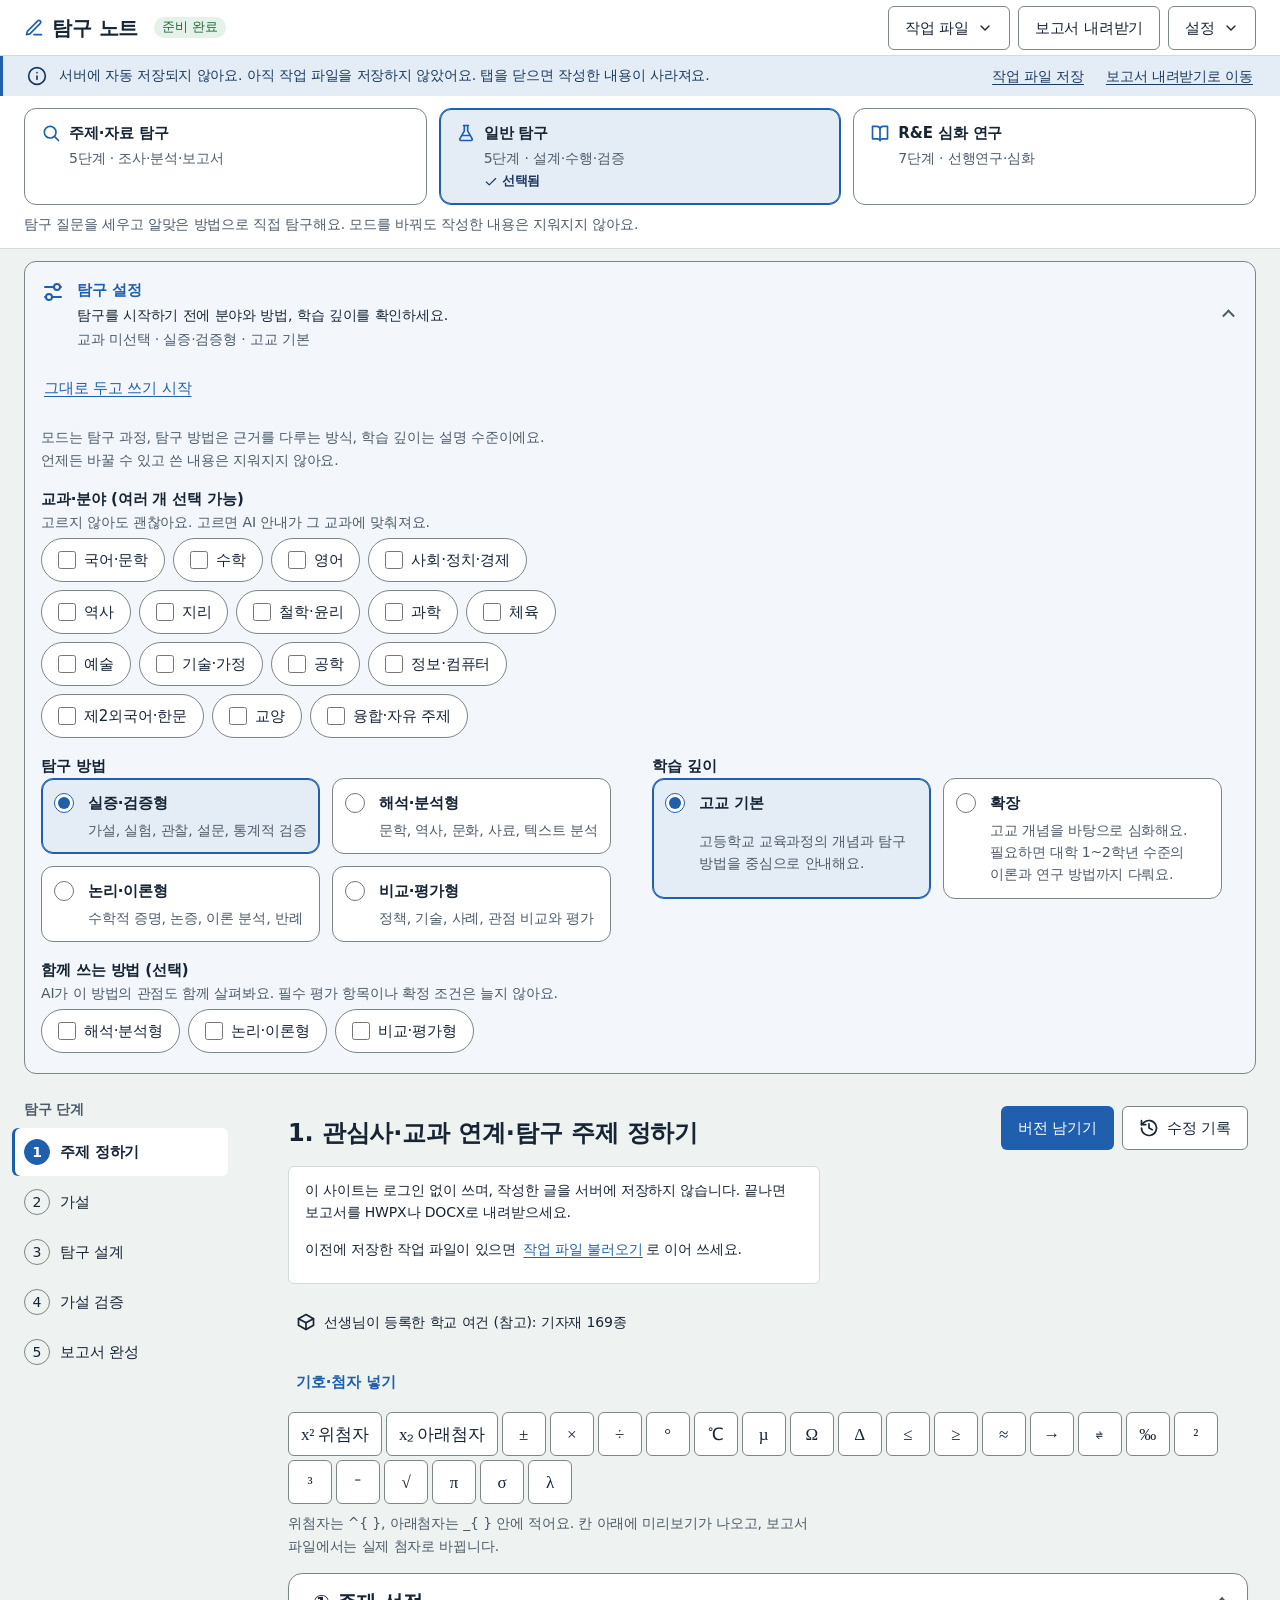
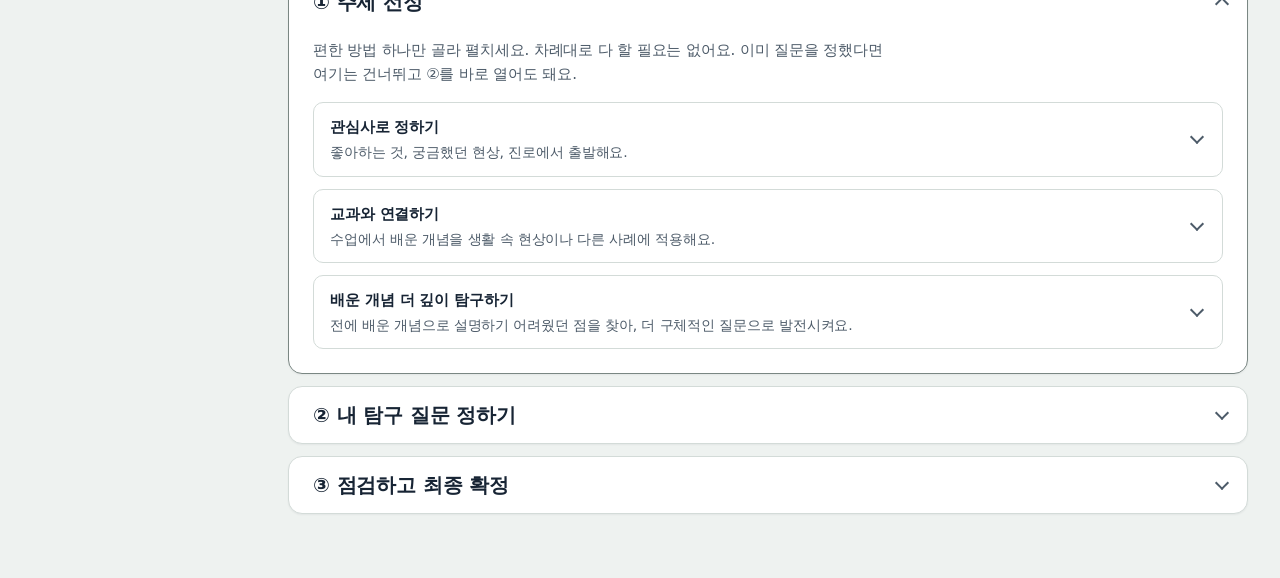
<file: index.html>
<!doctype html>
<html lang="ko" data-theme="auto">
<head>
  <meta charset="utf-8">
  <meta name="viewport" content="width=device-width, initial-scale=1">
  <meta http-equiv="Content-Security-Policy" content="default-src 'none'; script-src 'self'; style-src 'self'; img-src 'self' data: blob:; font-src 'self'; connect-src 'self'; manifest-src 'self'; base-uri 'none'; form-action 'none'; object-src 'none'">
  <meta name="referrer" content="no-referrer">
  <title>탐구 노트 - 탐구 보고서 작성</title>
  <link rel="stylesheet" href="./assets/app.css">
  <script type="module" src="./assets/app.js"></script>
</head>
<body>
  <div id="app">
    <p class="boot" role="status">준비 중…</p>
  </div>
  <noscript><p class="boot">이 사이트는 JavaScript가 필요합니다.</p></noscript>
</body>
</html>
</file>
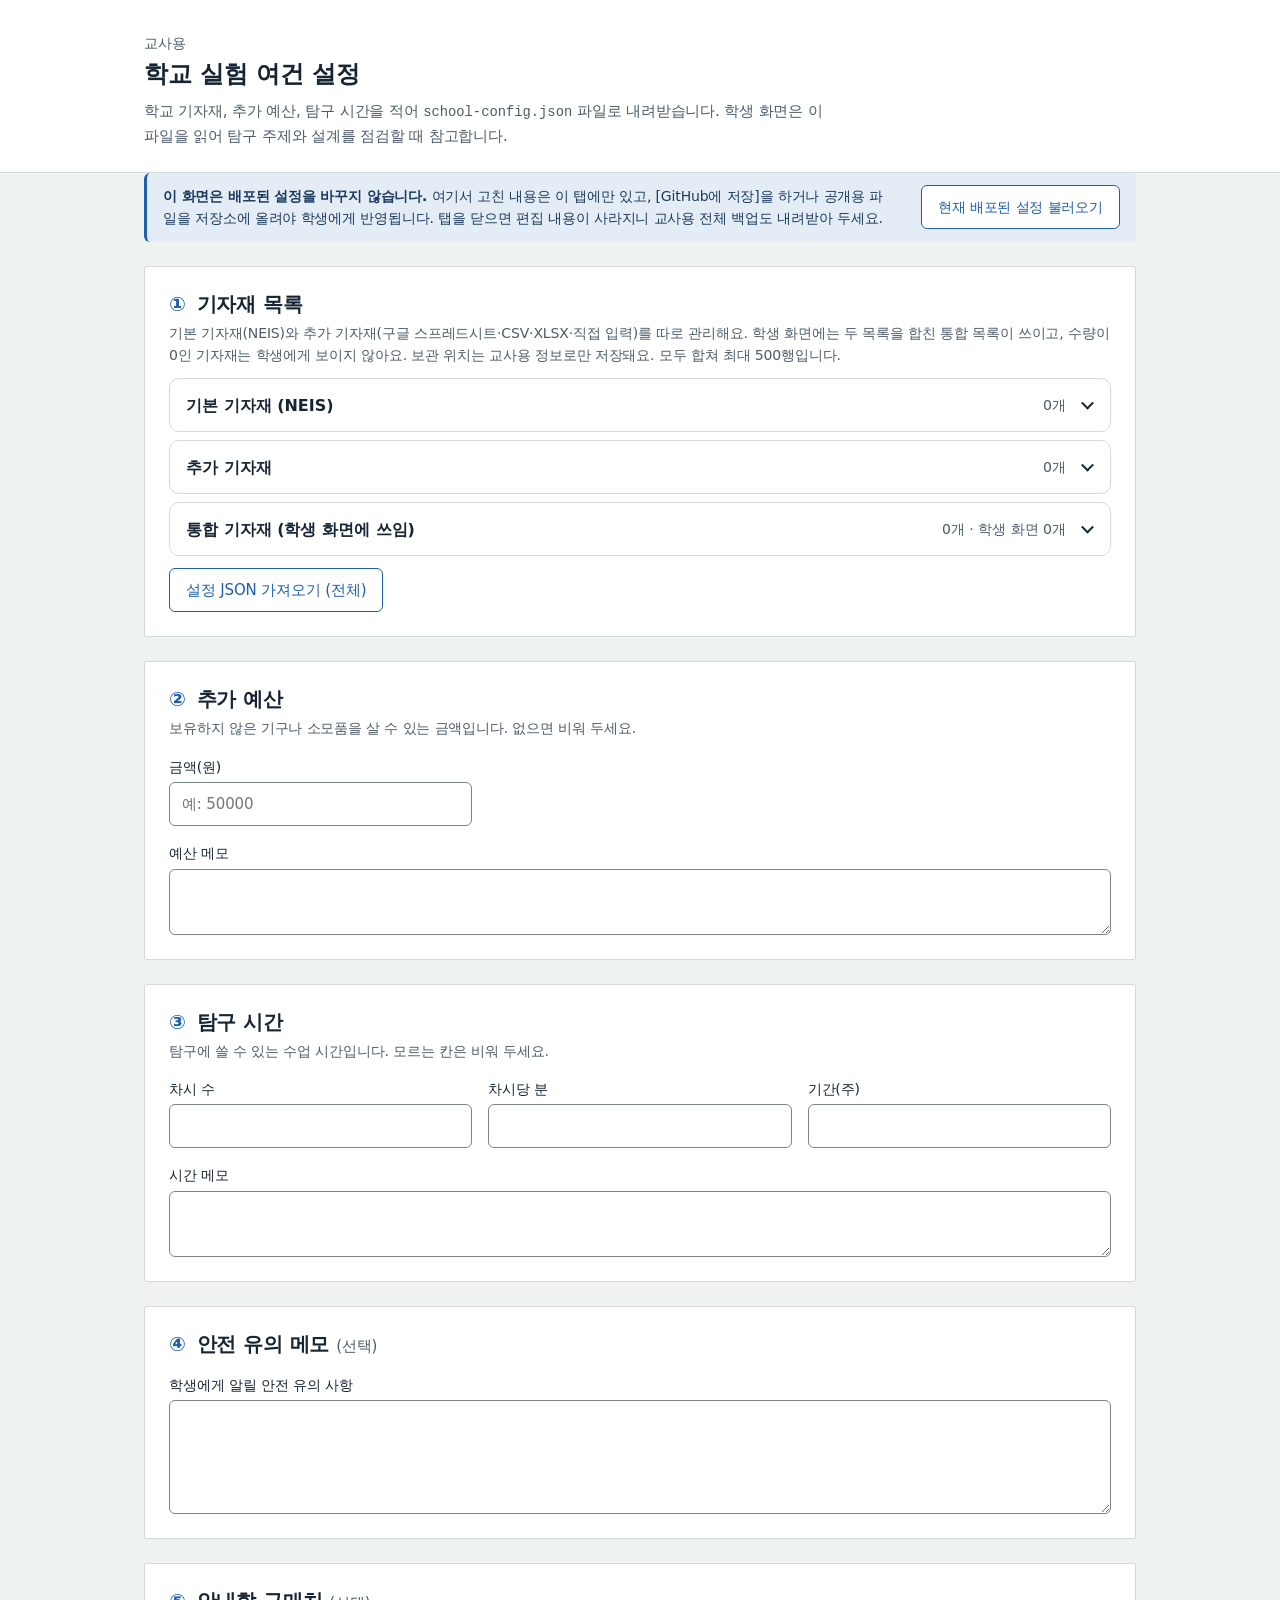
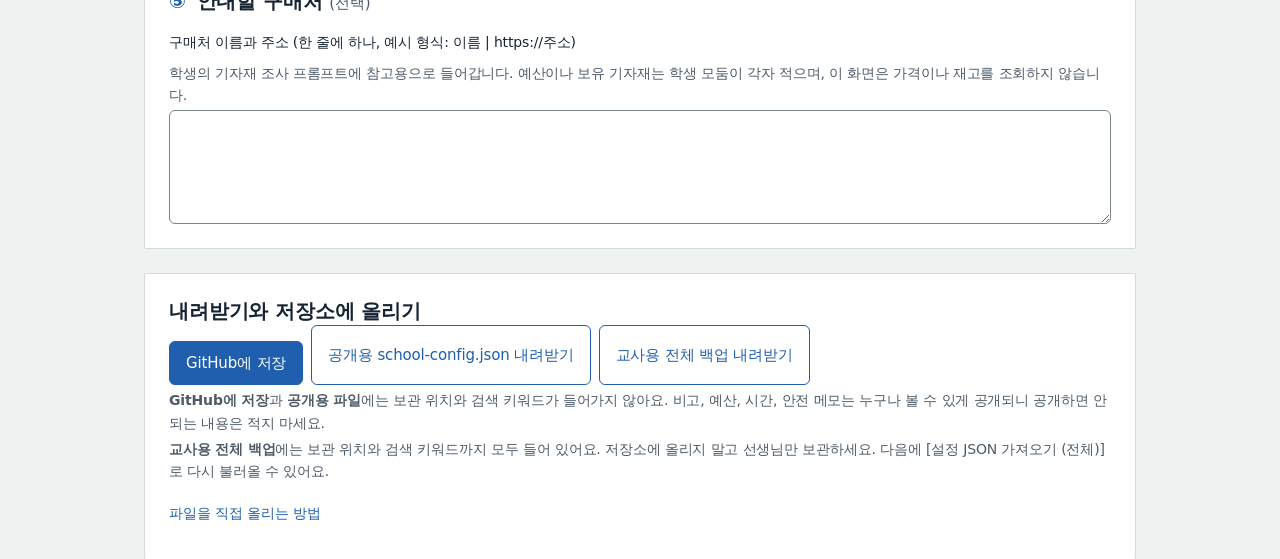
<file: teacher.html>
<!doctype html>
<html lang="ko">
<head>
  <meta charset="utf-8">
  <meta name="viewport" content="width=device-width, initial-scale=1">
  <meta http-equiv="Content-Security-Policy" content="default-src 'self'; script-src 'self'; style-src 'self'; img-src 'self' data:; connect-src 'self' https://docs.google.com https://*.googleusercontent.com https://api.github.com; object-src 'none'; base-uri 'none'; form-action 'none'">
  <meta name="referrer" content="no-referrer">
  <title>학교 실험 여건 설정 (교사용)</title>
  <link rel="stylesheet" href="./assets/teacher.css">
  <script type="module" src="./assets/teacher.js"></script>
</head>
<body>
  <a class="skip-link" href="#main">본문으로 건너뛰기</a>
  <header class="t-header">
    <div class="t-wrap">
      <p class="t-eyebrow">교사용</p>
      <h1>학교 실험 여건 설정</h1>
      <p class="t-lead">학교 기자재, 추가 예산, 탐구 시간을 적어 <code>school-config.json</code> 파일로 내려받습니다. 학생 화면은 이 파일을 읽어 탐구 주제와 설계를 점검할 때 참고합니다.</p>
    </div>
  </header>

  <main id="main" class="t-wrap" tabindex="-1">
    <div class="t-notice">
      <p><strong>이 화면은 배포된 설정을 바꾸지 않습니다.</strong> 여기서 고친 내용은 이 탭에만 있고, [GitHub에 저장]을 하거나 공개용 파일을 저장소에 올려야 학생에게 반영됩니다. 탭을 닫으면 편집 내용이 사라지니 교사용 전체 백업도 내려받아 두세요.</p>
      <button type="button" class="btn btn-secondary" id="load-deployed">현재 배포된 설정 불러오기</button>
    </div>

    <div id="status" class="t-status" role="status" aria-live="polite"></div>
    <noscript><p class="t-error-box">이 화면은 JavaScript가 필요합니다.</p></noscript>

    <section class="t-section" aria-labelledby="sec-equipment">
      <h2 id="sec-equipment"><span class="t-num" aria-hidden="true">①</span> 기자재 목록</h2>
      <p class="t-help">기본 기자재(NEIS)와 추가 기자재(구글 스프레드시트·CSV·XLSX·직접 입력)를 따로 관리해요. 학생 화면에는 두 목록을 합친 통합 목록이 쓰이고, 수량이 0인 기자재는 학생에게 보이지 않아요. 보관 위치는 교사용 정보로만 저장돼요. 모두 합쳐 최대 500행입니다.</p>

      <div class="t-acc" id="eq-acc">
        <div class="t-acc-item" data-section="neis">
          <h3 class="t-acc-h"><button type="button" class="t-acc-head" id="acc-neis-h" aria-expanded="false" aria-controls="acc-neis">기본 기자재 (NEIS) <span class="t-acc-count" id="count-neis"></span></button></h3>
          <div class="t-acc-body" id="acc-neis" role="region" aria-labelledby="acc-neis-h" hidden>
            <p class="t-help">NEIS에서 내려받은 "교과별 교구 보유현황" CSV를 고치지 않고 그대로 올리세요. 보유량이 수량으로 들어가요.</p>
          </div>
        </div>
        <div class="t-acc-item" data-section="extra">
          <h3 class="t-acc-h"><button type="button" class="t-acc-head" id="acc-extra-h" aria-expanded="false" aria-controls="acc-extra">추가 기자재 <span class="t-acc-count" id="count-extra"></span></button></h3>
          <div class="t-acc-body" id="acc-extra" role="region" aria-labelledby="acc-extra-h" hidden>
            <div class="t-url">
              <div class="t-field">
                <label for="sheet-url">구글 스프레드시트 URL</label>
                <input type="url" id="sheet-url" autocomplete="off" inputmode="url" spellcheck="false">
              </div>
              <button type="button" class="btn btn-secondary" id="sheet-import">가져오기</button>
            </div>
            <p class="t-help">로그인하지 않아도 볼 수 있게 공유된 시트만 주소로 읽을 수 있어요. 한 번만 읽어 오는 것이며(자동 동기화 아님), 시트는 바꾸지 않아요. 비공개 시트는 시트에서 CSV나 XLSX로 내려받아 [파일 가져오기]로 올리세요.</p>
          </div>
        </div>
        <div class="t-acc-item" data-section="all">
          <h3 class="t-acc-h"><button type="button" class="t-acc-head" id="acc-all-h" aria-expanded="false" aria-controls="acc-all">통합 기자재 (학생 화면에 쓰임) <span class="t-acc-count" id="count-all"></span></button></h3>
          <div class="t-acc-body" id="acc-all" role="region" aria-labelledby="acc-all-h" hidden>
            <p class="t-help">기본 기자재와 추가 기자재를 합친 목록이에요. 고치려면 위의 해당 목록을 펼치세요. 수량이 0인 기자재는 학생에게 추천되지 않아요. 보관 위치와 검색 키워드는 학생에게 보이지 않아요.</p>
            <div class="t-table-wrap"><table class="t-table t-combined" id="eq-combined">
              <caption class="sr-only">통합 기자재 목록 (읽기 전용)</caption>
              <thead><tr><th scope="col">이름</th><th scope="col">수량</th><th scope="col">규격</th><th scope="col">출처</th><th scope="col">학생 화면</th></tr></thead>
              <tbody id="eq-combined-body"></tbody>
            </table></div>
          </div>
        </div>
      </div>

      <div id="eq-editor" hidden>
        <div class="t-toolbar">
          <div class="t-field t-search">
            <label for="eq-search">기자재 검색</label>
            <input type="search" id="eq-search" autocomplete="off" placeholder="이름, 규격, 비고, 분류, 위치, 키워드">
          </div>
          <div class="t-actions">
            <button type="button" class="btn btn-secondary" id="add-row">행 추가</button>
            <button type="button" class="btn btn-secondary" id="import-csv">파일 가져오기 (CSV·XLSX)</button>
            <input type="file" id="file-csv" accept=".csv,text/csv,.xlsx,application/vnd.openxmlformats-officedocument.spreadsheetml.sheet" hidden>
          </div>
        </div>
        <p class="t-count" id="eq-count"></p>
        <details class="t-details">
          <summary>가져올 수 있는 파일 형식</summary>
          <p>① NEIS "교과별 교구 보유현황" CSV → 기본 기자재 ② "기자재 이름, 수량"과 위치·검색 키워드 열이 있는 학교 기자재 목록(CSV·XLSX) → 추가 기자재 ③ 첫 줄이 <code>이름,수량,규격,비고,분류</code>인 CSV → 추가 기자재. 형식은 파일 내용으로 자동으로 알아봐요. 열 이름을 바꾸지 않아도 됩니다. CSV는 UTF-8·CP949 모두 읽고, 1MB·500행까지 가져올 수 있어요.</p>
        </details>
        <div class="t-table-wrap">
          <table class="t-table" id="eq-table">
            <caption class="sr-only">기자재 목록. 머리글의 버튼으로 정렬할 수 있습니다.</caption>
            <thead>
              <tr>
                <th scope="col" class="c-num"><span class="sr-only">행 번호</span></th>
                <th scope="col" data-key="name"><button type="button" class="sort-btn" data-key="name">이름<span class="sort-ind" aria-hidden="true"></span></button></th>
                <th scope="col" data-key="qty" class="c-qty"><button type="button" class="sort-btn" data-key="qty">수량<span class="sort-ind" aria-hidden="true"></span></button></th>
                <th scope="col" data-key="spec"><button type="button" class="sort-btn" data-key="spec">규격<span class="sort-ind" aria-hidden="true"></span></button></th>
                <th scope="col" data-key="note"><button type="button" class="sort-btn" data-key="note">비고<span class="sort-ind" aria-hidden="true"></span></button></th>
                <th scope="col" data-key="category"><button type="button" class="sort-btn" data-key="category">분류<span class="sort-ind" aria-hidden="true"></span></button></th>
                <th scope="col" data-key="location"><button type="button" class="sort-btn" data-key="location">보관 위치<span class="sort-ind" aria-hidden="true"></span></button></th>
                <th scope="col" class="c-del"><span class="sr-only">삭제</span></th>
              </tr>
            </thead>
            <tbody id="eq-body"></tbody>
          </table>
        </div>
      </div>

      <div class="t-actions t-json">
        <button type="button" class="btn btn-secondary" id="import-json">설정 JSON 가져오기 (전체)</button>
        <input type="file" id="file-json" accept=".json,application/json" hidden>
      </div>
    </section>

    <section class="t-section" aria-labelledby="sec-budget">
      <h2 id="sec-budget"><span class="t-num" aria-hidden="true">②</span> 추가 예산</h2>
      <p class="t-help">보유하지 않은 기구나 소모품을 살 수 있는 금액입니다. 없으면 비워 두세요.</p>
      <div class="t-grid">
        <div class="t-field">
          <label for="budget-amount">금액(원)</label>
          <input type="text" id="budget-amount" inputmode="numeric" autocomplete="off" placeholder="예: 50000" data-field="budget.amount">
        </div>
        <div class="t-field t-span">
          <label for="budget-note">예산 메모</label>
          <textarea id="budget-note" rows="2" maxlength="500" data-field="budget.note"></textarea>
        </div>
      </div>
    </section>

    <section class="t-section" aria-labelledby="sec-time">
      <h2 id="sec-time"><span class="t-num" aria-hidden="true">③</span> 탐구 시간</h2>
      <p class="t-help">탐구에 쓸 수 있는 수업 시간입니다. 모르는 칸은 비워 두세요.</p>
      <div class="t-grid">
        <div class="t-field">
          <label for="time-sessions">차시 수</label>
          <input type="text" id="time-sessions" inputmode="numeric" autocomplete="off" data-field="time.sessions">
        </div>
        <div class="t-field">
          <label for="time-minutes">차시당 분</label>
          <input type="text" id="time-minutes" inputmode="numeric" autocomplete="off" data-field="time.minutesPerSession">
        </div>
        <div class="t-field">
          <label for="time-weeks">기간(주)</label>
          <input type="text" id="time-weeks" inputmode="numeric" autocomplete="off" data-field="time.weeks">
        </div>
        <div class="t-field t-span">
          <label for="time-note">시간 메모</label>
          <textarea id="time-note" rows="2" maxlength="500" data-field="time.note"></textarea>
        </div>
      </div>
    </section>

    <section class="t-section" aria-labelledby="sec-safety">
      <h2 id="sec-safety"><span class="t-num" aria-hidden="true">④</span> 안전 유의 메모 <span class="t-optional">(선택)</span></h2>
      <div class="t-field">
        <label for="safety-note">학생에게 알릴 안전 유의 사항</label>
        <textarea id="safety-note" rows="4" maxlength="2000" data-field="safetyNote"></textarea>
      </div>
    </section>

    <section class="t-section" aria-labelledby="sec-vendors">
      <h2 id="sec-vendors"><span class="t-num" aria-hidden="true">⑤</span> 안내할 구매처 <span class="t-optional">(선택)</span></h2>
      <div class="t-field">
        <label for="vendors">구매처 이름과 주소 (한 줄에 하나, 예시 형식: 이름 | https://주소)</label>
        <p class="t-help">학생의 기자재 조사 프롬프트에 참고용으로 들어갑니다. 예산이나 보유 기자재는 학생 모둠이 각자 적으며, 이 화면은 가격이나 재고를 조회하지 않습니다.</p>
        <textarea id="vendors" rows="4" maxlength="10000" data-field="vendorsText"></textarea>
      </div>
    </section>

    <section class="t-section t-export" aria-labelledby="sec-export">
      <h2 id="sec-export">내려받기와 저장소에 올리기</h2>
      <div id="export-errors" class="t-error-box" role="alert" hidden>
        <p id="export-errors-title"></p>
        <ul id="export-errors-list"></ul>
      </div>
      <div class="t-actions">
        <button type="button" class="btn btn-primary" id="gh-open">GitHub에 저장</button>
        <button type="button" class="btn btn-secondary" id="download">공개용 school-config.json 내려받기</button>
        <button type="button" class="btn btn-secondary" id="download-backup">교사용 전체 백업 내려받기</button>
      </div>
      <p class="t-help"><strong>GitHub에 저장</strong>과 <strong>공개용 파일</strong>에는 보관 위치와 검색 키워드가 들어가지 않아요. 비고, 예산, 시간, 안전 메모는 누구나 볼 수 있게 공개되니 공개하면 안 되는 내용은 적지 마세요.</p>
      <p class="t-help"><strong>교사용 전체 백업</strong>에는 보관 위치와 검색 키워드까지 모두 들어 있어요. 저장소에 올리지 말고 선생님만 보관하세요. 다음에 [설정 JSON 가져오기 (전체)]로 다시 불러올 수 있어요.</p>
      <p class="t-help" id="gh-last" hidden></p>
      <details class="t-details">
        <summary>파일을 직접 올리는 방법</summary>
      <ol class="t-steps">
        <li>[공개용 school-config.json 내려받기]로 파일을 내려받습니다. 파일 이름은 바꾸지 마세요. 교사용 전체 백업은 올리면 안 됩니다.</li>
        <li>이 사이트의 GitHub 저장소에서 <code>config</code> 폴더를 엽니다.</li>
        <li><strong>Add file → Upload files</strong>를 누르고 내려받은 파일을 끌어다 놓습니다. 같은 이름의 파일이 있으면 새 파일로 바뀝니다.</li>
        <li>아래쪽 <strong>Commit changes</strong>를 누릅니다.</li>
        <li>몇 분 뒤 학생 화면을 새로고침하면 새 설정이 반영됩니다. 이 화면의 [현재 배포된 설정 불러오기]로 반영 여부를 확인할 수 있습니다.</li>
      </ol>
      </details>
    </section>
  </main>

  <dialog id="import-dialog" class="t-dialog" aria-labelledby="dlg-title" aria-describedby="dlg-summary">
    <div class="t-dialog-body">
      <h2 id="dlg-title"></h2>
      <p id="dlg-summary"></p>
      <div class="t-field" id="dlg-sheet-wrap" hidden>
        <label for="dlg-sheet">가져올 시트</label>
        <select id="dlg-sheet"></select>
      </div>
      <div id="dlg-errors" class="t-error-box" hidden>
        <p id="dlg-errors-title"></p>
        <ul id="dlg-errors-list"></ul>
      </div>
      <div id="dlg-neis" class="t-neis" hidden>
        <dl class="t-neis-facts" id="dlg-neis-facts"></dl>
        <p class="t-help" id="dlg-neis-excluded"></p>
        <div id="dlg-neis-review" class="t-error-box" hidden>
          <p id="dlg-neis-review-title"></p>
          <ul id="dlg-neis-review-list"></ul>
        </div>
      </div>
      <div id="dlg-preview-wrap" class="t-preview-wrap" hidden>
        <table class="t-preview">
          <caption class="sr-only">가져올 기자재 미리보기</caption>
          <thead><tr><th scope="col">#</th><th scope="col">이름</th><th scope="col">수량</th><th scope="col">규격</th><th scope="col">비고</th><th scope="col">분류</th><th scope="col" id="dlg-status-col" hidden>상태</th></tr></thead>
          <tbody id="dlg-preview"></tbody>
        </table>
      </div>
      <button type="button" class="btn btn-secondary" id="dlg-show-all" hidden>전체 보기</button>
      <fieldset id="dlg-neis-options" class="t-mode" hidden>
        <legend>가져올 행 고르기</legend>
        <label class="t-check"><input type="checkbox" id="dlg-include-zero"> <span id="dlg-include-zero-label">보유량이 0인 기자재도 목록에 넣기</span></label>
        <label class="t-check" id="dlg-include-review-wrap"><input type="checkbox" id="dlg-include-review"> <span id="dlg-include-review-label">확인이 필요한 행도 넣기 (수량은 비워 두고 직접 확인)</span></label>
      </fieldset>
      <fieldset id="dlg-mode" class="t-mode" hidden>
        <legend>기존 목록과 어떻게 합칠까요?</legend>
        <label class="t-radio"><input type="radio" name="import-mode" value="append" checked> <span id="dlg-append-label">추가: 기존 목록 뒤에 붙입니다</span></label>
        <label class="t-radio"><input type="radio" name="import-mode" value="replace"> <span id="dlg-replace-label">바꾸기: 기존 목록을 지우고 이 목록으로 바꿉니다</span></label>
        <div id="dlg-dup-wrap" hidden>
          <p class="t-help" id="dlg-dup-info"></p>
          <details class="t-details"><summary>겹치는 기자재 보기</summary><ul id="dlg-dup-list"></ul></details>
          <label class="t-radio"><input type="radio" name="dup-mode" value="skip" checked> 이름·규격이 같은 기자재는 건너뛰기 (수량을 더하지 않음)</label>
          <label class="t-radio"><input type="radio" name="dup-mode" value="keep"> 그래도 따로 추가하기</label>
        </div>
        <label class="t-check" id="dlg-replace-confirm-wrap" hidden><input type="checkbox" id="dlg-replace-confirm"> <span id="dlg-replace-confirm-label">기존 기자재 목록을 지우고 바꾸는 것을 확인합니다</span></label>
      </fieldset>
      <label class="t-check" id="dlg-other-wrap" hidden><input type="checkbox" id="dlg-other" checked> 예산, 탐구 시간, 안전 메모도 이 파일 내용으로 바꾸기</label>
      <p id="dlg-merge-error" class="t-inline-error" role="alert" hidden></p>
    </div>
    <div class="t-dialog-actions">
      <button type="button" class="btn btn-secondary" id="dlg-cancel">취소</button>
      <button type="button" class="btn btn-primary" id="dlg-confirm">가져오기</button>
    </div>
  </dialog>
  <dialog id="gh-dialog" class="t-dialog" aria-labelledby="gh-title">
    <div class="t-dialog-body">
      <h2 id="gh-title">GitHub에 저장</h2>

      <div id="gh-step-target">
        <p class="t-help">저장할 저장소를 확인하고 토큰을 입력하세요. 먼저 읽기만 해서 확인하며, 다음 화면에서 내용을 확인한 뒤에야 저장돼요.</p>
        <div class="t-gh-grid">
          <div class="t-field"><label for="gh-owner">저장소 소유자</label><input type="text" id="gh-owner" autocomplete="off" spellcheck="false"></div>
          <div class="t-field"><label for="gh-repo">저장소 이름</label><input type="text" id="gh-repo" autocomplete="off" spellcheck="false"></div>
          <div class="t-field"><label for="gh-branch">브랜치</label><input type="text" id="gh-branch" autocomplete="off" spellcheck="false"></div>
          <div class="t-field"><label for="gh-path">파일 경로</label><input type="text" id="gh-path" autocomplete="off" spellcheck="false"></div>
        </div>
        <div class="t-field">
          <label for="gh-token">GitHub 토큰 (fine-grained)</label>
          <input type="password" id="gh-token" autocomplete="off" spellcheck="false" data-lpignore="true" data-1p-ignore>
          <p class="t-help">토큰은 저장 작업 동안에만 쓰고 바로 지워요. 브라우저나 파일에 저장하지 않으며, GitHub(api.github.com)에만 보내요.</p>
        </div>
        <details class="t-details">
          <summary>토큰 만드는 방법</summary>
          <ol class="t-steps">
            <li>GitHub의 Settings → Developer settings → Personal access tokens → Fine-grained tokens에서 새 토큰을 만듭니다.</li>
            <li>Repository access는 Only select repositories를 골라 이 사이트의 저장소 하나만 선택합니다.</li>
            <li>Permissions의 Contents만 Read and write로 바꿉니다.</li>
            <li>만료 기간을 짧게 정하고, 토큰은 다른 사람과 공유하지 마세요. 공용 컴퓨터에서는 쓰지 마세요.</li>
          </ol>
        </details>
      </div>

      <div id="gh-step-preview" hidden>
        <dl class="t-neis-facts" id="gh-facts"></dl>
        <p class="t-help" id="gh-removed"></p>
        <p id="gh-same" class="t-inline-error" hidden></p>
        <details class="t-details"><summary>학생 설정 파일 내용 전체 보기</summary><pre class="t-gh-json" id="gh-json" tabindex="0"></pre></details>
        <label class="t-check"><input type="checkbox" id="gh-confirm"> <span id="gh-confirm-label"></span></label>
      </div>

      <div id="gh-step-result" hidden>
        <p id="gh-result"></p>
        <p class="t-help"><a id="gh-commit" href="#" target="_blank" rel="noopener noreferrer">GitHub에서 저장 내용 보기</a></p>
        <p class="t-help" id="gh-deploy"></p>
        <button type="button" class="btn btn-secondary" id="gh-check">배포 반영 확인</button>
      </div>

      <p id="gh-error" class="t-inline-error" role="alert" hidden></p>
      <p id="gh-busy" class="t-help" role="status"></p>
    </div>
    <div class="t-dialog-actions">
      <button type="button" class="btn btn-secondary" id="gh-cancel">취소</button>
      <button type="button" class="btn btn-primary" id="gh-next">저장소 확인</button>
    </div>
  </dialog>
</body>
</html>
</file>
<file: assets/app.css>
:root{--font-ui: "Pretendard Variable", Pretendard, -apple-system, "Apple SD Gothic Neo", "Malgun Gothic", system-ui, sans-serif;--font-manuscript: "MaruBuri", "Noto Serif KR", "Nanum Myeongjo", "Batang", "AppleMyungjo", serif;--font-prompt: ui-monospace, "Cascadia Mono", Consolas, "D2Coding", "Malgun Gothic", monospace;--text-xs: .8125rem;--text-sm: .875rem;--text-ui: .9375rem;--text-body: 1.0625rem;--text-lg: 1.25rem;--text-xl: 1.5rem;--text-2xl: 1.875rem;--leading-ui: 1.6;--leading-manuscript: 1.85;--leading-tight: 1.35;--weight-regular: 400;--weight-medium: 500;--weight-semibold: 600;--weight-bold: 700;--tracking-ko: -.01em;--measure: 38em;--space-1: 4px;--space-2: 8px;--space-3: 12px;--space-4: 16px;--space-5: 24px;--space-6: 32px;--space-7: 48px;--space-8: 64px;--grid-cell: 24px;--radius-paper: 2px;--radius-control: 6px;--radius-panel: 10px;--radius-chip: 999px;--shadow-overlay: 0 8px 24px rgba(23, 36, 52, .18);--dur-fast: .12s;--dur-panel: .15s;--ease: cubic-bezier(.2, 0, 0, 1);--bg-app: #EEF2F0;--paper: #FFFFFF;--paper-grid: #E2EAE6;--ink: #172434;--ink-muted: #4D5B69;--line: #D3DBD8;--line-strong: #7A8783;--primary: #1F5FAE;--primary-hover: #184C8C;--on-primary: #FFFFFF;--student-rule: var(--primary);--focus-ring: #1F5FAE;--chip-ok-bg: #E5F2E9;--chip-ok-ink: #1E6B3A;--chip-info-bg: #ECEFF3;--chip-info-ink: #3E4C5E;--ok-bg: var(--chip-ok-bg);--ok-ink: var(--chip-ok-ink);--on-ok: #fff;--info-bg: var(--chip-info-bg);--info-ink: var(--chip-info-ink);--diff-add-bg: #E3F4E8;--diff-del-bg: #FBE6E4;--danger: #B42318;--danger-bg: #FDECEA;--notice-bg: #E4ECF5;--notice-ink: #1B3A5E;--notice-rule: #1F5FAE;--scrim: rgba(23, 36, 52, .48);--page-preview-bg: #D9DEDB}@media(prefers-color-scheme:dark){:root[data-theme=auto]{--bg-app: #161C21;--paper: #1E262D;--paper-grid: #283239;--ink: #E5EBEE;--ink-muted: #A7B2BB;--line: #313C44;--line-strong: #6E7C86;--primary: #86B4F2;--primary-hover: #A5C8F7;--on-primary: #0E1E33;--focus-ring: #86B4F2;--chip-ok-bg: #173323;--chip-ok-ink: #8FD6A6;--chip-info-bg: #262E39;--chip-info-ink: #C1CBD8;--on-ok: #173323;--diff-add-bg: #17331F;--diff-del-bg: #3D1B18;--danger: #FF8A80;--danger-bg: #3A1614;--notice-bg: #1B2A3B;--notice-ink: #CFE0F5;--notice-rule: #86B4F2;--scrim: rgba(0, 0, 0, .6);--page-preview-bg: #10151A}}@media(prefers-reduced-motion:reduce){:root{--dur-fast: 0ms;--dur-panel: 0ms}}*,*:before,*:after{box-sizing:border-box}html{-webkit-text-size-adjust:100%;scroll-padding-top:calc(var(--topbar-h, 96px) + 8px)}body{margin:0;background:var(--bg-app);color:var(--ink);font:var(--weight-regular) var(--text-ui) / var(--leading-ui) var(--font-ui);letter-spacing:var(--tracking-ko);word-break:keep-all;line-break:strict;overflow-wrap:anywhere}h1,h2,h3,h4{line-height:var(--leading-tight);text-wrap:balance;margin:0}p{margin:0}button,input,select,textarea{font:inherit;color:inherit;letter-spacing:inherit}img{max-width:100%;height:auto}:focus-visible{outline:3px solid var(--focus-ring);outline-offset:2px}.sr-only{position:absolute!important;width:1px;height:1px;padding:0;margin:-1px;overflow:hidden;clip:rect(0 0 0 0);white-space:nowrap;border:0}.skip-link{position:absolute;left:var(--space-2);top:-60px;z-index:100;background:var(--paper);color:var(--primary);padding:var(--space-2) var(--space-3);border-radius:var(--radius-control)}.skip-link:focus{top:var(--space-2)}.boot{padding:var(--space-6)}.icon{width:20px;height:20px;flex:none;fill:none;stroke:currentColor;stroke-width:2;stroke-linecap:round;stroke-linejoin:round}.btn{display:inline-flex;align-items:center;justify-content:center;gap:var(--space-2);min-height:44px;min-width:44px;padding:0 var(--space-4);border-radius:var(--radius-control);border:1px solid transparent;background:none;cursor:pointer;font-weight:var(--weight-medium);transition:background-color var(--dur-fast) var(--ease),border-color var(--dur-fast) var(--ease)}.btn:disabled{cursor:not-allowed;opacity:.55}.btn-primary{background:var(--primary);color:var(--on-primary)}.btn-primary:not(:disabled):hover{background:var(--primary-hover)}.btn-secondary{background:var(--paper);border-color:var(--line-strong);color:var(--ink)}.btn-secondary:not(:disabled):hover,.btn-secondary[aria-expanded=true]{background:var(--notice-bg);border-color:var(--primary)}.btn-danger{background:var(--danger);color:#fff}:root[data-theme=auto] .btn-danger{color:var(--paper)}.btn-danger:not(:disabled):hover{filter:brightness(.92)}.btn-text{color:var(--primary);padding:0 var(--space-3)}.btn-text:not(:disabled):hover{background:var(--notice-bg)}.btn-link{min-height:44px;display:inline-flex;align-items:center;min-width:0;padding:0 2px;color:var(--primary);text-decoration:underline;text-underline-offset:3px;font-weight:var(--weight-medium)}.btn-link:hover{color:var(--primary-hover)}.btn-danger-text{color:var(--danger)}.btn-small{font-size:var(--text-sm);padding:0 var(--space-3)}.btn-chip{min-width:44px;padding:0 var(--space-3);border:1px solid var(--line-strong);background:var(--paper);border-radius:var(--radius-control);font-family:var(--font-manuscript);font-size:var(--text-body)}.btn-chip:hover{background:var(--notice-bg);border-color:var(--primary)}.btn-chip:active,.btn:not(:disabled):active{background:var(--notice-bg)}.btn-primary:not(:disabled):active{background:var(--primary-hover)}.topbar{position:sticky;top:0;z-index:20}.app-header{display:flex;align-items:center;gap:var(--space-4);min-height:56px;padding:0 var(--space-5);background:var(--paper);border-bottom:1px solid var(--line)}.brand{display:flex;align-items:center;gap:var(--space-2);font-weight:var(--weight-bold);font-size:var(--text-lg);white-space:nowrap}.brand-icon{color:var(--primary)}.ready{font-size:var(--text-xs);color:var(--ok-ink);background:var(--ok-bg);border-radius:var(--radius-chip);padding:0 var(--space-2);white-space:nowrap}.session-status{font-size:var(--text-sm);color:var(--ink-muted);flex:1;min-width:0;text-align:right}.header-actions{display:flex;gap:var(--space-2);align-items:center;margin-left:auto}.session-status+.header-actions{margin-left:0}.menu-wrap{position:relative}.btn-menu .icon{width:16px;height:16px}.menu{position:absolute;right:0;top:calc(100% + 4px);z-index:30;min-width:280px;padding:var(--space-2);background:var(--paper);border:1px solid var(--line-strong);border-radius:var(--radius-panel);box-shadow:var(--shadow-overlay)}.menu-item{display:flex;width:100%;justify-content:space-between;align-items:center;gap:var(--space-4);min-height:44px;padding:0 var(--space-3);border:0;background:none;border-radius:var(--radius-control);text-align:left;cursor:pointer}.menu-item:hover,.menu-item:focus-visible{background:var(--notice-bg)}.menu-item.is-danger{color:var(--danger);border-top:1px solid var(--line);border-radius:0 0 var(--radius-control) var(--radius-control)}.menu-hint{font-size:var(--text-xs);color:var(--ink-muted)}.menu-foot{font-size:var(--text-xs);color:var(--ink-muted);padding:var(--space-2) var(--space-3) var(--space-1);border-top:1px solid var(--line);margin-top:var(--space-1)}.notice{display:flex;align-items:flex-start;flex-wrap:wrap;gap:var(--space-2) var(--space-3);padding:var(--space-2) var(--space-5);background:var(--notice-bg);color:var(--notice-ink);border-left:3px solid var(--notice-rule);font-size:var(--text-sm)}.notice>.icon{margin-top:2px}.notice-text{flex:1 1 24em}.notice-actions{display:flex;gap:var(--space-4);margin-left:auto}.notice .btn-link{color:var(--notice-ink)}.notice .btn-link,.paper .btn-link{margin-block:-10px}.lbl-short{display:none}.result-line{display:flex;align-items:center;gap:var(--space-3);margin:var(--space-3) var(--space-5) 0;padding:var(--space-2) var(--space-2) var(--space-2) var(--space-4);border-radius:var(--radius-control);font-size:var(--text-sm)}.result-line[hidden]{display:none}.result-text{flex:1}.result-ok{background:var(--ok-bg);color:var(--ok-ink)}.result-info{background:var(--info-bg);color:var(--info-ink)}.result-error{background:var(--danger-bg);color:var(--ink)}.result-error>.icon{color:var(--danger)}.layout{display:grid;grid-template-columns:240px minmax(0,1fr);align-items:start}.layout.panel-open{grid-template-columns:240px minmax(560px,1fr) 400px}.rail{position:sticky;top:var(--topbar-h, 96px);padding:var(--space-5) var(--space-3);max-height:calc(100vh - var(--topbar-h, 96px));overflow:auto}.rail-title{font-size:var(--text-sm);color:var(--ink-muted);font-weight:var(--weight-semibold);padding:0 var(--space-3) var(--space-2)}.rail-list,.picker-list{list-style:none;margin:0;padding:0;display:grid;gap:2px}.rail-item{display:grid;grid-template-columns:28px minmax(0,1fr) auto;align-items:center;gap:var(--space-2);width:100%;min-height:48px;padding:var(--space-2) var(--space-3);border:0;border-radius:var(--radius-control);background:none;text-align:left;cursor:pointer}.rail-item:hover{background:var(--paper)}.rail-item[aria-current=step]{background:var(--paper);font-weight:var(--weight-bold);box-shadow:inset 3px 0 0 var(--primary)}.rail-num{display:inline-grid;place-items:center;width:26px;height:26px;border-radius:50%;border:1px solid var(--line-strong);font-size:var(--text-sm)}.rail-item[aria-current=step] .rail-num{background:var(--primary);border-color:var(--primary);color:var(--on-primary)}.rail-status{display:inline-flex;align-items:center;gap:var(--space-1);color:var(--ink-muted);font-size:var(--text-xs)}.rail-status.st-done{color:var(--ok-ink)}.rail-status.st-writing{color:var(--primary)}.rail-status .half path{fill:currentColor}.name-short{display:none}.main{padding:var(--space-6) var(--space-6) var(--space-8) var(--space-7);min-width:0}.stage-picker{display:none}.editor-head{display:flex;flex-wrap:wrap;align-items:flex-end;justify-content:space-between;gap:var(--space-3) var(--space-5);margin-bottom:var(--space-4)}.editor-title{font-size:var(--text-xl);font-weight:var(--weight-bold);flex:1 1 16em}.editor-title:focus{outline:none}.editor-title:focus-visible{outline:3px solid var(--focus-ring)}.editor-tools{display:flex;flex-wrap:wrap;align-items:flex-end;gap:var(--space-2)}.status-field{display:grid;gap:2px}.status-select{min-height:44px}.start-notice{max-width:var(--measure);margin-bottom:var(--space-4);padding:var(--space-3) var(--space-4);background:var(--paper);border:1px solid var(--line);border-radius:var(--radius-control);font-size:var(--text-sm);display:grid;gap:var(--space-1)}.start-notice[hidden]{display:none}.palette{margin-bottom:var(--space-4)}.palette-summary{display:inline-flex;align-items:center;min-height:44px;cursor:pointer;font-weight:var(--weight-semibold);color:var(--primary);padding:0 var(--space-2);border-radius:var(--radius-control)}.palette-body{display:flex;flex-wrap:wrap;gap:var(--space-1);margin:var(--space-2) 0}.palette-help{font-size:var(--text-sm);color:var(--ink-muted);max-width:var(--measure)}.editor{background-color:var(--paper);background-image:linear-gradient(var(--paper-grid) 1px,transparent 1px),linear-gradient(90deg,var(--paper-grid) 1px,transparent 1px);background-size:var(--grid-cell) var(--grid-cell);border:1px solid var(--line);border-left:3px solid var(--student-rule);border-radius:var(--radius-paper);padding:var(--space-5) var(--space-5) var(--space-6);display:grid;gap:var(--space-5)}.main[data-stage=s5_report] .editor{background:none;border:0;padding:0}.field{display:grid;gap:var(--space-1);max-width:var(--measure);margin:0;min-width:0}fieldset.field,fieldset.origin{border:0;padding:0;margin:0}.field-label{font-weight:var(--weight-semibold);font-size:var(--text-ui);padding:0}.mini-label{display:block;font-size:var(--text-xs);color:var(--ink-muted);font-weight:var(--weight-medium)}.field-help{font-size:var(--text-sm);color:var(--ink-muted);max-width:var(--measure)}.field-input{width:100%;min-height:44px;padding:var(--space-2) var(--space-3);background:var(--paper);border:1px solid var(--line-strong);border-radius:var(--radius-control)}.field-input:focus{border-color:var(--primary)}.field-text,.field-line{font-family:var(--font-manuscript);font-size:var(--text-body);line-height:var(--leading-manuscript);letter-spacing:0}.field-text{resize:vertical;field-sizing:content;min-height:calc(3 * 1.85em + 18px)}.field-title{font-size:var(--text-lg)}.notation-preview{font-family:var(--font-manuscript);font-size:var(--text-sm);color:var(--ink-muted)}.notation-preview[hidden]{display:none}.notation-label{font-family:var(--font-ui)}.group{border-top:1px solid var(--line);padding-top:var(--space-2)}.group:first-child{border-top:0;padding-top:0}.group-summary{display:flex;align-items:center;min-height:44px;cursor:pointer;font-size:var(--text-lg);font-weight:var(--weight-bold)}.group-body{display:grid;gap:var(--space-5);padding:var(--space-2) 0 var(--space-3)}.candidates{gap:var(--space-2)}.candidate-row{display:grid;grid-template-columns:minmax(0,1fr) auto;align-items:end;column-gap:var(--space-2)}.candidate-row .mini-label{grid-column:1 / -1}.candidates>.btn{justify-self:start}.variables{display:grid;gap:var(--space-3)}.radio,.check{display:inline-flex;align-items:center;gap:var(--space-2);min-height:44px;cursor:pointer;margin-right:var(--space-4)}.radio input,.check input{width:20px;height:20px;accent-color:var(--primary);margin:0}.radio-row{display:flex;flex-wrap:wrap}.radio-equal{flex:1 1 9em;padding:0 var(--space-3);border:1px solid var(--line-strong);border-radius:var(--radius-control);background:var(--paper);margin:0 var(--space-2) var(--space-2) 0}.radio-equal:has(input:checked){border-color:var(--primary);box-shadow:inset 3px 0 0 var(--primary);font-weight:var(--weight-semibold)}.judgement>.btn{justify-self:start}.block{display:grid;gap:var(--space-4);min-width:0}.block-title{font-size:var(--text-lg);font-weight:var(--weight-bold)}.inline-error{color:var(--danger);font-size:var(--text-sm)}.inline-status{font-size:var(--text-sm);color:var(--info-ink)}.badge{display:inline-block;font-size:var(--text-xs);padding:0 var(--space-2);border-radius:var(--radius-chip);background:var(--info-bg);color:var(--info-ink);margin-left:var(--space-2);white-space:nowrap}.table-card{display:grid;gap:var(--space-3);padding:var(--space-4);background:var(--paper);border:1px solid var(--line-strong);border-radius:var(--radius-control);min-width:0}.table-card-title{font-size:var(--text-ui);font-weight:var(--weight-bold)}.table-scroll{overflow-x:auto;max-width:100%;border:1px solid var(--line)}.data-table{border-collapse:collapse;min-width:100%}.data-table th,.data-table td{border:1px solid var(--line);padding:var(--space-1);vertical-align:top;text-align:left}.data-table thead th{background:var(--bg-app);font-weight:var(--weight-medium);min-width:10.5em}.data-table th.col-calc{background:var(--info-bg)}.data-table .col-rowhead{min-width:3.5em;width:3.5em;text-align:center;font-weight:var(--weight-medium)}.data-table .col-actions{min-width:15em}.cell-input,.cell-select{width:100%;min-width:6em;min-height:40px;padding:var(--space-1) var(--space-2);border:1px solid var(--line-strong);border-radius:4px;background:var(--paper)}.cell-input{font-family:var(--font-manuscript)}.row-actions{white-space:nowrap}.row-excluded td,.row-excluded th{background:var(--info-bg)}.row-excluded .cell-input{text-decoration:none;border-style:dashed}.reason-row td{background:var(--info-bg);padding:var(--space-2) var(--space-3)}.reason-row .field-input{max-width:32em}.table-actions{display:flex;flex-wrap:wrap;gap:var(--space-2)}.table-limit{font-size:var(--text-xs)}.figure-list{list-style:none;margin:0;padding:0;display:grid;gap:var(--space-4)}.figure-item{display:grid;grid-template-columns:200px minmax(0,1fr);gap:var(--space-4);padding:var(--space-4);background:var(--paper);border:1px solid var(--line-strong);border-radius:var(--radius-control)}.figure-thumb{display:block;border:1px solid var(--line);background:#fff}.figure-meta{display:grid;gap:var(--space-2);align-content:start}.figure-meta>.btn{justify-self:start}.figure-num{font-weight:var(--weight-bold)}.side-panel{position:sticky;top:var(--topbar-h, 96px);height:calc(100vh - var(--topbar-h, 96px));overflow:auto;background:var(--paper);border-left:1px solid var(--line);animation:panel-in var(--dur-panel) var(--ease)}.side-panel[hidden]{display:none}@keyframes panel-in{0%{transform:translate(16px)}to{transform:none}}.panel-head{position:sticky;top:0;display:flex;justify-content:space-between;align-items:center;padding:var(--space-3) var(--space-4);background:var(--paper);border-bottom:1px solid var(--line);z-index:1}.panel-title{font-size:var(--text-lg);font-weight:var(--weight-bold)}.panel-title:focus{outline:none}.panel-title:focus-visible{outline:3px solid var(--focus-ring)}.panel-body{display:grid;gap:var(--space-4);padding:var(--space-4)}.panel-body>.btn{justify-self:start}.panel-note{font-size:var(--text-sm);color:var(--ink-muted)}.panel-subtitle{font-size:var(--text-ui);font-weight:var(--weight-bold)}.empty-state{font-size:var(--text-sm);color:var(--ink-muted);padding:var(--space-3);border:1px dashed var(--line-strong);border-radius:var(--radius-control)}.timeline{list-style:none;margin:0;padding:0;display:grid;gap:var(--space-2)}.timeline-item{padding:var(--space-2) var(--space-3);border:1px solid var(--line);border-radius:var(--radius-control)}.timeline-label{font-size:var(--text-sm);color:var(--ink-muted)}.compare{display:grid;gap:var(--space-3);border-top:1px solid var(--line);padding-top:var(--space-4)}.compare>.btn{justify-self:start}.compare-row{display:grid;grid-template-columns:1fr 1fr;gap:var(--space-2)}.diff-out{display:grid;gap:var(--space-3)}.diff-label{font-size:var(--text-sm);font-weight:var(--weight-semibold)}.diff-text{font-family:var(--font-manuscript);white-space:pre-wrap}ins{background:var(--diff-add-bg);text-decoration:underline;text-decoration-thickness:2px}del{background:var(--diff-del-bg);text-decoration:line-through}.dialog{border:0;padding:0;border-radius:var(--radius-panel);background:var(--paper);color:var(--ink);box-shadow:var(--shadow-overlay);width:min(480px,calc(100vw - 32px));max-height:calc(100dvh - 32px)}.dialog::backdrop{background:var(--scrim)}.dialog-inner{display:grid;gap:var(--space-4);padding:var(--space-5)}.dialog-title{font-size:var(--text-lg);font-weight:var(--weight-bold)}.dialog-body{display:grid;gap:var(--space-3)}.dialog-actions{display:flex;justify-content:flex-end;flex-wrap:wrap;gap:var(--space-2)}.dialog-warn{display:flex;flex-wrap:wrap;align-items:center;gap:var(--space-2);padding:var(--space-2) var(--space-3);background:var(--notice-bg);color:var(--notice-ink);border-radius:var(--radius-control);font-size:var(--text-sm)}.dialog-warn .btn-link{color:var(--notice-ink)}.dialog-ok{font-size:var(--text-sm);color:var(--ok-ink)}.dialog-ok:empty{display:none}.file-info{display:grid;grid-template-columns:auto minmax(0,1fr);gap:var(--space-1) var(--space-4);margin:0;font-size:var(--text-sm)}.file-info dt{color:var(--ink-muted)}.file-info dd{margin:0}.picker-list .rail-item{grid-template-columns:28px minmax(0,1fr) auto}.status-text{font-size:var(--text-xs)}.stage5{display:grid;grid-template-columns:minmax(0,1fr);gap:var(--space-4);align-items:start}.preview-col{display:grid;gap:var(--space-3);min-width:0}.preview-head{display:grid;gap:var(--space-1)}.preview-desk{background:var(--page-preview-bg);padding:var(--space-5);border-radius:var(--radius-control);max-height:calc(100vh - var(--topbar-h, 96px) - 140px);min-height:360px;overflow:auto}.paper{background:#fff;color:#000;max-width:640px;margin:0 auto;padding:48px 56px 64px;border:1px solid var(--line-strong);font-family:var(--font-manuscript);font-size:14px;line-height:1.6;letter-spacing:0}.paper .btn-link{color:#1f5fae}.paper :focus-visible{outline-color:#1f5fae}.paper-titlebar{display:grid;justify-items:center;gap:2px}.paper-title{font-family:var(--font-ui);font-size:23px;font-weight:700;text-align:center;min-height:1.4em}.paper-date{text-align:right;font-family:var(--font-ui);font-size:12px;border-bottom:1.5px solid #000;padding-bottom:4px;margin:4px 0 8px}.paper-section{margin-top:18px}.paper-sec-head{display:flex;flex-wrap:wrap;justify-content:space-between;align-items:baseline;gap:4px 12px}.paper-h1{font-family:var(--font-ui);font-size:17px;font-weight:700}.paper-h2{font-family:var(--font-ui);font-size:14.5px;font-weight:700;margin:10px 0 4px}.paper-p{text-align:justify;margin:0 0 5px}.preview-edit{font-family:var(--font-ui);font-size:13px}.paper-empty{height:3.2em;margin-top:6px;border:1px dashed #8a8a8a}.paper-table-wrap{margin:8px 0 10px}.paper-table-scroll{overflow-x:auto}.paper-table{width:100%;border-collapse:collapse;font-family:var(--font-ui);font-size:12.5px;line-height:1.3;border-top:1.5px solid #000;border-bottom:1.5px solid #000}.paper-table th,.paper-table td{border:.5px solid #000;padding:3px 7px}.paper-table th{background:#d9d9d9;font-weight:700;text-align:center}.paper-caption{font-family:var(--font-ui);font-size:12.5px;text-align:center;margin:3px 0}.paper-figure{margin:10px 0;text-align:center}.paper-figure img{width:80%;height:auto;border:0}.report-fields{display:grid;gap:var(--space-4);padding:var(--space-4);border:1px solid var(--line);border-left:3px solid var(--student-rule);background-color:var(--paper);background-image:linear-gradient(var(--paper-grid) 1px,transparent 1px),linear-gradient(90deg,var(--paper-grid) 1px,transparent 1px);background-size:var(--grid-cell) var(--grid-cell)}.report-fields .field[hidden]{display:none}.toggle .check{margin:0}.export-panel{display:grid;gap:var(--space-3);padding:var(--space-4) var(--space-5);border:1px solid var(--line-strong);border-radius:14px;background:var(--paper);min-width:0}.download-row{display:grid;grid-template-columns:repeat(auto-fit,minmax(min(16em,100%),1fr));gap:var(--space-3);max-width:var(--measure)}#export-h:focus{outline:none}.stage5-skip{justify-self:start}.checklist{display:grid;gap:var(--space-2)}.checklist-title{font-size:var(--text-ui);font-weight:var(--weight-bold)}.checklist-list{list-style:none;margin:0;padding:0;display:grid;gap:2px;font-size:var(--text-sm)}.checklist-list li{display:grid;grid-template-columns:20px minmax(0,1fr) auto;align-items:center;column-gap:var(--space-2);min-height:28px}.checklist-list li .btn-link{grid-column:2 / -1;justify-self:start;font-size:var(--text-sm)}.checklist-list .is-filled .icon{color:var(--ok-ink)}.checklist-list .is-empty .icon,.checklist-ai .icon{color:var(--ink-muted)}.check-state{font-size:var(--text-xs);color:var(--ink-muted)}.checklist-ai{display:flex;gap:var(--space-2);align-items:center;font-size:var(--text-sm)}.download-item{display:grid;gap:2px}.btn-download{width:100%;min-height:52px;font-size:var(--text-ui)}.btn-download[aria-busy=true]{opacity:.85;cursor:progress}.export-status{font-size:var(--text-sm);color:var(--ok-ink)}.export-status:empty,.export-error:empty{display:none}.export-error{display:flex;gap:var(--space-2);align-items:flex-start;font-size:var(--text-sm);background:var(--danger-bg);padding:var(--space-2) var(--space-3);border-radius:var(--radius-control)}.export-error .icon{color:var(--danger)}.export-note{font-size:var(--text-sm)}.bottom-bar,.btn[hidden],.school-info[hidden]{display:none}.editor{display:grid;gap:var(--space-5);background:none;border:0;padding:0}.stage-intro{max-width:var(--measure);color:var(--ink-muted);font-size:var(--text-ui)}.card{display:grid;grid-template-columns:minmax(0,1fr);gap:var(--space-4);padding:var(--space-5);background:var(--paper);border:1px solid var(--line);border-radius:14px;box-shadow:0 1px 2px #1018280d;min-width:0;margin:0}.card-title{font-size:var(--text-lg);font-weight:var(--weight-bold);line-height:var(--leading-tight);padding:0}fieldset.card>legend.card-title{float:left;width:100%;margin-bottom:var(--space-2)}fieldset.card>legend.card-title+*{clear:both}.card-lead{color:var(--ink-muted);font-size:var(--text-sm);max-width:var(--measure)}.field-grid{display:grid;grid-template-columns:repeat(auto-fit,minmax(12em,1fr));gap:var(--space-4);max-width:var(--measure)}.check-group{border:0;padding:0}.chip-row{display:flex;flex-wrap:wrap;gap:var(--space-2)}.chip-check{display:inline-flex;align-items:center;gap:var(--space-2);min-height:44px;padding:0 var(--space-4);border:1px solid var(--line-strong);border-radius:999px;background:var(--paper);cursor:pointer}.chip-check:hover{border-color:var(--primary);background:var(--notice-bg)}.chip-check:has(input:checked){border-color:var(--primary);background:var(--notice-bg);font-weight:var(--weight-semibold)}.chip-check input{width:18px;height:18px;margin:0;accent-color:var(--primary)}.chip-check:has(input:focus-visible){outline:3px solid var(--focus-ring);outline-offset:2px}.type-options{display:grid;grid-template-columns:repeat(auto-fit,minmax(16em,1fr));gap:var(--space-3)}.type-option{display:grid;grid-template-columns:22px minmax(0,1fr);gap:var(--space-3);padding:var(--space-4);border:1px solid var(--line-strong);border-radius:12px;cursor:pointer;background:var(--paper)}.type-option:hover{border-color:var(--primary)}.type-option:has(input:checked){border-color:var(--primary);box-shadow:inset 0 0 0 1px var(--primary);background:var(--notice-bg)}.type-option:has(input:focus-visible){outline:3px solid var(--focus-ring);outline-offset:2px}.type-option input{width:20px;height:20px;margin:2px 0 0;accent-color:var(--primary)}.type-text{display:grid;gap:var(--space-1)}.type-name{font-weight:var(--weight-bold)}.type-desc{font-size:var(--text-sm);color:var(--ink-muted)}.stage-branch{display:grid;gap:var(--space-5)}.radio-stack{display:grid;gap:var(--space-1)}.radio-line{margin-right:0}.accordion{display:grid;gap:var(--space-3)}.acc-item{background:var(--paper);border:1px solid var(--line);border-radius:14px;box-shadow:0 1px 2px #1018280d}.acc-item[open]{border-color:var(--primary)}.acc-summary{display:grid;gap:2px;padding:var(--space-4) var(--space-5);min-height:56px;cursor:pointer;list-style:none;position:relative;padding-right:48px;border-radius:14px}.acc-summary::-webkit-details-marker{display:none}.acc-summary:after{content:"";position:absolute;right:20px;top:50%;width:10px;height:10px;border-right:2px solid var(--ink-muted);border-bottom:2px solid var(--ink-muted);transform:translateY(-70%) rotate(45deg);transition:transform var(--dur-fast)}.acc-item[open]>.acc-summary:after{transform:translateY(-30%) rotate(-135deg)}.acc-summary:hover{background:var(--notice-bg)}.acc-title{font-size:var(--text-lg);font-weight:var(--weight-bold)}.acc-desc{font-size:var(--text-sm);color:var(--ink-muted)}.acc-body{display:grid;grid-template-columns:minmax(0,1fr);gap:var(--space-4);padding:0 var(--space-5) var(--space-5)}.acc-nested .acc-item{box-shadow:none;border-radius:10px}.acc-nested .acc-summary{padding:var(--space-3) var(--space-4);padding-right:44px}.acc-nested .acc-title{font-size:var(--text-ui)}.acc-nested .acc-body{padding:0 var(--space-4) var(--space-4)}.sub-title{font-size:var(--text-ui);font-weight:var(--weight-bold)}.tables-block,.figures-block,.charts-block{display:grid;grid-template-columns:minmax(0,1fr);gap:var(--space-3)}.figures-block{padding-top:var(--space-4);border-top:1px solid var(--line)}.topic-input{font-size:var(--text-body)}.topic-note:empty{display:none}.topic-note{padding:var(--space-2) var(--space-3);background:var(--info-bg);color:var(--info-ink);border-radius:var(--radius-control);font-size:var(--text-sm)}.checklist-list li{display:grid;grid-template-columns:22px minmax(0,1fr);column-gap:var(--space-2);align-items:center}.checklist-list li input[type=checkbox]{width:20px;height:20px;margin:0;accent-color:var(--primary)}.checklist-list li .check-name{cursor:pointer;min-height:32px;display:flex;align-items:center}.checklist-list li .check-state,.checklist-list li .btn-link{grid-column:2}.checklist-list li.is-off .check-name{color:var(--ink-muted);text-decoration:line-through}.checklist-title-line{display:flex;flex-wrap:wrap;align-items:center;gap:var(--space-2);font-size:var(--text-sm)}.tag-list{display:flex;flex-wrap:wrap;gap:var(--space-2);list-style:none;margin:0;padding:0}.tag-list[hidden]{display:none}.tag{display:inline-flex;align-items:center;border:1px solid var(--primary);border-radius:999px;background:var(--notice-bg);color:var(--notice-ink);overflow:hidden}.tag-text,.tag-del{border:0;background:none;color:inherit;font:inherit;cursor:pointer;min-height:40px}.tag-text{padding:0 var(--space-2) 0 var(--space-3)}.tag-del{padding:0 var(--space-3) 0 var(--space-1);font-size:1.1em}.tag-text:hover,.tag-del:hover{background:#1f5fae1a}.tag-msg[hidden]{display:none}.tag-input{max-width:24em}.step-list{list-style:none;margin:0;padding:0;display:grid;gap:var(--space-3);max-width:var(--measure)}.step-row{display:grid;grid-template-columns:36px minmax(0,1fr);gap:var(--space-2) var(--space-3);align-items:start}.step-num{display:inline-grid;place-items:center;width:32px;height:32px;margin-top:6px;border-radius:50%;background:var(--primary);color:var(--on-primary);font-weight:var(--weight-bold);font-size:var(--text-sm)}.step-actions{grid-column:2;display:flex;gap:var(--space-1);flex-wrap:wrap}.legacy-box{display:grid;gap:var(--space-2);padding:var(--space-3) var(--space-4);border:1px dashed var(--line-strong);border-radius:10px;max-width:var(--measure)}.legacy-text{white-space:pre-wrap;margin:0;font:inherit;font-size:var(--text-sm);color:var(--ink-muted)}.equipment-name-wrap{display:grid;min-width:0}.equipment-list .equipment-row{grid-template-columns:minmax(0,1fr) auto}.prompt-card{display:grid;gap:var(--space-3);padding:var(--space-4);border:1px solid var(--info-ink);border-left-width:4px;border-radius:12px;background:var(--info-bg);max-width:var(--measure)}.pc-title{display:flex;align-items:center;gap:var(--space-2);font-size:var(--text-ui);font-weight:var(--weight-bold);color:var(--info-ink)}.pc-open{justify-self:start}.pc-status:empty{display:none}.pc-status{font-size:var(--text-sm)}.pc-body{display:grid;gap:var(--space-3)}.pc-body[hidden]{display:none}.pc-steps{margin:0;padding-left:1.4em;font-size:var(--text-sm);display:grid;gap:var(--space-1)}.pc-actions{display:flex;flex-wrap:wrap;gap:var(--space-2)}.prompt-card .pp-preview{background:var(--paper)}.chart-panel{display:grid;gap:var(--space-3);padding-top:var(--space-3);border-top:1px solid var(--line)}.chart-title{font-size:var(--text-ui);font-weight:var(--weight-bold)}.chart-controls{display:grid;grid-template-columns:repeat(auto-fit,minmax(14em,1fr));gap:var(--space-3);max-width:var(--measure)}.chart-select{min-height:44px}.chart-msg:empty{display:none}.chart-wrap{max-width:100%;overflow-x:auto}.chart-canvas{display:block;border:1px solid var(--line);border-radius:8px;max-width:100%}.chart-canvas[hidden]{display:none}.cell-unit{min-width:4em}.table-card,.chart-panel{grid-template-columns:minmax(0,1fr)}.refs-block{max-width:none}.ref-list{list-style:none;margin:0;padding:0;display:grid;gap:var(--space-3)}.ref-item{display:grid;gap:var(--space-3);padding:var(--space-3) var(--space-4);border:1px solid var(--line);border-radius:10px;background:var(--paper)}.ref-head{display:flex;flex-wrap:wrap;align-items:flex-end;gap:var(--space-3)}.ref-num{font-weight:var(--weight-bold);min-height:44px;display:inline-flex;align-items:center}.ref-actions{display:flex;gap:var(--space-1);margin-left:auto}.ref-fields{display:grid;grid-template-columns:repeat(auto-fit,minmax(12em,1fr));gap:var(--space-3)}.ref-title,.ref-url,.ref-doi{grid-column:1 / -1}.ref-preview{font-size:var(--text-sm);padding:var(--space-2) var(--space-3);background:var(--bg-app);border-radius:6px;overflow-wrap:anywhere}.ref-add{display:flex;flex-wrap:wrap;align-items:flex-end;gap:var(--space-3)}.school-info{max-width:var(--measure);margin-bottom:var(--space-4);font-size:var(--text-sm);color:var(--ink-muted)}.school-info>summary,p.school-info{display:flex;align-items:center;gap:var(--space-2);min-height:44px}.school-info>summary{cursor:pointer;color:var(--ink);border-radius:var(--radius-control);padding:0 var(--space-2);width:fit-content;max-width:100%}.school-info>summary:hover{background:var(--notice-bg)}.school-info-body{display:grid;gap:var(--space-2);padding:var(--space-3) var(--space-4);background:var(--paper);border:1px solid var(--line);border-radius:var(--radius-control)}.school-equipment{margin:0;padding-left:1.2em;columns:2 14em}.equipment{display:grid;gap:var(--space-2)}.equipment-list{list-style:none;margin:0;padding:0;max-height:320px;overflow:auto;border:1px solid var(--line);border-radius:var(--radius-control);background:var(--paper)}.equipment-row{display:grid;grid-template-columns:20px minmax(0,1fr) auto;align-items:center;gap:var(--space-3);min-height:48px;padding:var(--space-1) var(--space-3);border-bottom:1px solid var(--line)}.equipment-row:nth-last-child(2){border-bottom:0}.equipment-row[hidden],.equipment-empty[hidden]{display:none}.equipment-empty{padding:var(--space-3);font-size:var(--text-sm);color:var(--ink-muted)}.equipment-row input{width:20px;height:20px;margin:0;accent-color:var(--primary)}.equipment-row label{display:grid;cursor:pointer;min-width:0}.equipment-name{overflow-wrap:anywhere}.equipment-detail{font-size:var(--text-xs);color:var(--ink-muted);overflow-wrap:anywhere}.side-panel[data-kind=prompt]{display:flex;flex-direction:column;overflow:hidden}.side-panel[data-kind=prompt][hidden]{display:none}.side-panel[data-kind=prompt] .panel-content{flex:1;min-height:0;display:flex}.prompt-panel{display:flex;flex-direction:column;flex:1;min-height:0;width:100%}.pp-body{flex:1;min-height:0;overflow:auto;padding:var(--space-4);display:grid;align-content:start;gap:var(--space-5)}.pp-note{display:flex;gap:var(--space-2);align-items:flex-start;font-size:var(--text-sm);color:var(--ink-muted)}.pp-note .icon{flex:none;margin-top:2px}.pp-sec{display:grid;gap:var(--space-3);padding-top:var(--space-4);border-top:1px solid var(--line);min-width:0}.pp-h{font-size:var(--text-ui);font-weight:var(--weight-semibold)}.pp-h-row{display:flex;justify-content:space-between;align-items:baseline;gap:var(--space-3);flex-wrap:wrap}.pp-total,.pp-len,.pp-count{font-size:var(--text-sm);color:var(--ink-muted);font-variant-numeric:tabular-nums;white-space:nowrap}.pp-muted{font-size:var(--text-sm);color:var(--ink-muted)}.pp-small{font-size:var(--text-xs);color:var(--ink-muted)}.pp-modes{display:grid;gap:var(--space-1)}.pp-mode{display:grid;grid-template-columns:20px minmax(0,1fr);gap:var(--space-3);align-items:start;min-height:56px;padding:var(--space-2) var(--space-3);border-radius:var(--radius-control);border-left:3px solid transparent;cursor:pointer}.pp-mode:hover:not(.is-off){background:var(--notice-bg)}.pp-mode input{width:20px;height:20px;margin:2px 0 0;accent-color:var(--primary)}.pp-mode.is-on{background:var(--notice-bg);border-left-color:var(--primary)}.pp-mode.is-on .pp-mode-name{font-weight:var(--weight-bold)}.pp-mode.is-off{cursor:not-allowed}.pp-mode.is-off .pp-mode-name{color:var(--ink-muted)}.pp-mode-text{display:grid;gap:2px;min-width:0}.pp-mode-name{font-weight:var(--weight-semibold)}.pp-mode-desc{font-size:var(--text-sm);color:var(--ink-muted)}.pp-other{font-size:var(--text-sm)}.pp-other>summary{cursor:pointer;min-height:44px;display:flex;align-items:center;color:var(--primary);font-weight:var(--weight-semibold);border-radius:var(--radius-control);padding:0 var(--space-2)}.pp-other>summary:hover{background:var(--notice-bg)}.pp-other ul{margin:0;padding-left:1.2em;color:var(--ink-muted);display:grid;gap:var(--space-1)}.pp-group{border:0;margin:0;padding:0;display:grid;gap:0;min-width:0}.pp-group legend{font-size:var(--text-sm);color:var(--ink-muted);font-weight:var(--weight-semibold);padding:var(--space-2) 0 var(--space-1)}.pp-check{display:grid;grid-template-columns:20px minmax(0,1fr) auto;gap:var(--space-3);align-items:center;min-height:48px;padding:var(--space-1) var(--space-2);border-radius:var(--radius-control)}.pp-check:hover:not(.is-empty){background:var(--notice-bg)}.pp-check input{width:20px;height:20px;margin:0;accent-color:var(--primary)}.pp-check-label{display:grid;gap:2px;cursor:pointer;min-width:0;overflow-wrap:anywhere}.pp-check.is-empty .pp-check-label{color:var(--ink-muted);cursor:default}.pp-lock-icon{color:var(--primary)}.pp-check.is-locked .pp-check-label{cursor:default}.pp-lock{display:inline-flex;align-items:center;gap:var(--space-1);font-size:var(--text-xs);color:var(--ink-muted)}.pp-school .pp-check-label>span:first-child{display:inline-flex;align-items:center;gap:var(--space-1)}.pp-notefield{position:relative}.pp-notefield .pp-len{justify-self:end}.pp-label{display:flex;align-items:center;gap:var(--space-2);padding:var(--space-1) var(--space-3);background:var(--info-bg);color:var(--info-ink);border-radius:var(--radius-control) var(--radius-control) 0 0;font-size:var(--text-sm);font-weight:var(--weight-semibold)}.pp-label .pp-count{margin-left:auto;color:inherit}.pp-empty{font-size:var(--text-sm);color:var(--ink-muted)}.pp-preview{width:100%;min-height:280px;max-height:50vh;resize:vertical;padding:var(--space-3);font:14px/1.6 var(--font-prompt);background:var(--paper);color:var(--ink);border:1px solid var(--line-strong);border-radius:0 0 var(--radius-control) var(--radius-control);white-space:pre-wrap;overflow-wrap:anywhere}.pp-infos{display:grid;gap:var(--space-2)}.pp-infos:empty{display:none}.pp-info{display:flex;flex-wrap:wrap;align-items:center;gap:var(--space-1) var(--space-2);padding:var(--space-2) var(--space-3);background:var(--info-bg);color:var(--info-ink);border-radius:var(--radius-control);font-size:var(--text-sm)}.pp-warn{display:grid;gap:var(--space-1);padding:var(--space-2) var(--space-3);border:1px solid var(--danger);border-radius:var(--radius-control);font-size:var(--text-sm);background:var(--paper)}.pp-pii{list-style:none;margin:0;padding:0;display:grid;gap:var(--space-1)}.pp-pii li{display:flex;flex-wrap:wrap;align-items:center;gap:var(--space-2)}.pp-pii .icon{color:var(--danger)}.pp-rules{margin:0;padding:var(--space-3) var(--space-3) var(--space-3) 1.6em;font-size:var(--text-xs);color:var(--ink-muted);display:grid;gap:var(--space-1);border-top:1px solid var(--line)}.pp-foot{flex:none;display:grid;gap:var(--space-2);padding:var(--space-3) var(--space-4) calc(var(--space-3) + env(safe-area-inset-bottom));background:var(--bg-app, var(--paper));border-top:1px solid var(--line)}.pp-foot-row{display:flex;align-items:center;gap:var(--space-3)}.pp-status{flex:1;min-width:0;font-size:var(--text-sm);color:var(--ink-muted)}.pp-copy{min-height:48px;min-width:160px}.pp-copy.is-done,.pp-copy.is-done:not(:disabled):hover{background:var(--ok-ink);border-color:var(--ok-ink);color:var(--on-ok)}.pp-confirm{display:grid;gap:var(--space-2);padding:var(--space-3);border:1px solid var(--danger);border-radius:var(--radius-control);background:var(--paper);font-size:var(--text-sm)}.pp-confirm[hidden]{display:none}.pp-confirm-title{display:flex;align-items:center;gap:var(--space-2);font-weight:var(--weight-semibold)}.pp-confirm-title .icon{color:var(--danger)}.pp-confirm-actions{display:flex;flex-wrap:wrap;justify-content:flex-end;gap:var(--space-2)}@media(max-width:1279px){.layout,.layout.panel-open{grid-template-columns:200px minmax(0,1fr)}.name-full{display:none}.name-short{display:inline}.main{padding:var(--space-5) var(--space-5) var(--space-8)}.side-panel{position:fixed;right:0;top:var(--topbar-h, 96px);bottom:0;height:auto;width:min(440px,calc(100vw - 200px));z-index:25;box-shadow:var(--shadow-overlay)}.stage5{grid-template-columns:minmax(0,1fr)}.report-fields{position:static}.preview-desk{max-height:70vh}.session-status{display:none}.header-actions{margin-left:auto}}@media(max-width:767px){.app-header{padding:0 var(--space-4);gap:var(--space-2)}.brand{font-size:var(--text-ui)}.header-download,.ready{display:none}.header-actions .btn{padding:0 var(--space-3)}.notice{padding:var(--space-2) var(--space-4)}.notice-actions{margin-left:0;gap:var(--space-4)}.result-line{margin:var(--space-2) var(--space-4) 0}.layout,.layout.panel-open{grid-template-columns:minmax(0,1fr)}.rail{display:none}.main{padding:var(--space-4) var(--space-4) calc(88px + env(safe-area-inset-bottom))}.stage-picker{display:flex;width:100%;justify-content:space-between;margin-bottom:var(--space-3)}.editor-title{font-size:var(--text-lg)}.head-version{display:none}.editor-tools{width:100%}.editor{padding:var(--space-4) var(--space-3) var(--space-5)}.figure-item,.compare-row{grid-template-columns:minmax(0,1fr)}.paper{padding:24px 18px 32px;font-size:13px}.preview-desk{padding:var(--space-2)}.menu{min-width:min(280px,calc(100vw - 32px))}.bottom-bar{display:grid;grid-auto-flow:column;grid-auto-columns:1fr;gap:var(--space-2);position:fixed;left:0;right:0;bottom:0;z-index:20;padding:var(--space-2) var(--space-4) calc(var(--space-2) + env(safe-area-inset-bottom));background:var(--paper);border-top:1px solid var(--line)}.side-panel{inset:auto 0 0;width:auto;height:92dvh;border-radius:var(--radius-panel) var(--radius-panel) 0 0;z-index:40;animation-name:sheet-in}@keyframes sheet-in{0%{transform:translateY(24px)}to{transform:none}}.dialog.sheet{margin:auto 16px 16px;width:calc(100vw - 32px)}html{scroll-padding-bottom:calc(72px + env(safe-area-inset-bottom))}.notice-rest,.lbl-long{display:none}.lbl-short{display:inline}.pp-preview{min-height:220px}.pp-foot-row{flex-direction:column;align-items:stretch}.pp-copy{width:100%}.bottom-bar .btn[hidden]{display:none}.bottom-bar .btn{padding:0 var(--space-2);white-space:nowrap}}@media(prefers-reduced-motion:reduce){.side-panel{animation:none}}.tabs{display:flex;flex-wrap:wrap;gap:var(--space-2)}.tab{min-height:44px;padding:0 var(--space-4);border:1px solid var(--line-strong);border-radius:999px;background:var(--paper);color:var(--ink);font:inherit;font-weight:var(--weight-semibold);cursor:pointer}.tab:hover{border-color:var(--primary);background:var(--notice-bg)}.tab[aria-selected=true]{border-color:var(--primary);background:var(--primary);color:var(--on-primary)}.tab:focus-visible{outline:3px solid var(--focus-ring);outline-offset:2px}.cmp,.cmp-drafts,.mix,.mix-sec{display:grid;grid-template-columns:minmax(0,1fr);gap:var(--space-3)}.cmp,.mix{gap:var(--space-5)}.cmp-item{display:grid;gap:var(--space-2);min-width:0}.cmp-row{display:grid;grid-template-columns:repeat(auto-fit,minmax(min(13em,100%),1fr));gap:var(--space-3)}.cmp-cell{display:grid;align-content:start;justify-items:start;gap:var(--space-2);padding:var(--space-3);border:1px solid var(--line);border-radius:10px;min-width:0}.cmp-label{font-size:var(--text-xs);font-weight:var(--weight-bold);color:var(--ink-muted)}.cmp-text{white-space:pre-wrap;overflow-wrap:anywhere;font-size:var(--text-sm)}.mix-list{list-style:none;margin:0;padding:0;display:grid;gap:var(--space-3);max-width:var(--measure)}.mix-row{display:grid;gap:var(--space-1)}.mix-row .step-actions{grid-column:1}.finalize{border-color:var(--primary)}.final-state{padding:var(--space-2) var(--space-3);border-radius:var(--radius-control);background:var(--info-bg);color:var(--info-ink);font-size:var(--text-sm);font-weight:var(--weight-semibold)}.final-state[data-status=confirmed]{background:var(--ok-bg);color:var(--ok-ink)}.final-state[data-status=stale],.final-state[data-status=recheck]{background:var(--danger-bg);color:var(--danger)}.final-check input{width:20px;height:20px;accent-color:var(--primary)}.final-outdated[hidden],.final-reason[hidden],.finalize .field-help[hidden],.finalize .field[hidden]{display:none}.track-bar{display:grid;gap:var(--space-2);padding:var(--space-3) var(--space-5);background:var(--paper);border-bottom:1px solid var(--line)}.track-tabs{display:grid;grid-template-columns:repeat(3,minmax(0,1fr));gap:var(--space-3)}.track-tab{display:grid;grid-template-columns:20px minmax(0,1fr);gap:var(--space-2);align-items:start;min-width:0;min-height:56px;padding:var(--space-3) var(--space-4);border:1px solid var(--line-strong);border-radius:12px;background:var(--paper);color:var(--ink);font:inherit;text-align:left;cursor:pointer}.track-tab:hover{border-color:var(--primary)}.track-tab:active{background:var(--notice-bg)}.track-tab[aria-selected=true]{border-color:var(--primary);box-shadow:inset 0 0 0 1px var(--primary);background:var(--notice-bg)}.track-tab:focus-visible{outline:3px solid var(--focus-ring);outline-offset:2px}.track-icon{width:20px;height:20px;margin-top:2px;color:var(--primary)}.track-text{display:grid;gap:2px;min-width:0;overflow-wrap:anywhere;word-break:keep-all}.track-name{font-weight:var(--weight-bold)}.track-desc{font-size:var(--text-sm);color:var(--ink-muted)}.track-picked{display:none;align-items:center;gap:var(--space-1);font-size:var(--text-xs);font-weight:var(--weight-semibold);color:var(--notice-ink)}.track-picked .icon{width:14px;height:14px}.track-tab[aria-selected=true] .track-picked{display:inline-flex}.track-guide{font-size:var(--text-sm);color:var(--ink-muted)}.paper-list{display:grid;grid-template-columns:minmax(0,1fr);gap:var(--space-3)}.paper-fields{display:grid;grid-template-columns:repeat(auto-fit,minmax(min(12em,100%),1fr));gap:var(--space-3);max-width:var(--measure)}.paper-wide{grid-column:1 / -1}.basis-select{justify-self:start;min-height:40px}.part-label{font-size:var(--text-sm);font-weight:var(--weight-bold);color:var(--ink-muted);padding-top:var(--space-2);border-top:2px solid var(--line-strong)}.review-targets{display:grid;gap:var(--space-1);min-width:0}.review-target-list{margin:0;font-size:var(--text-sm);overflow-wrap:anywhere;list-style:none;padding-left:0}.discussion-ref{display:grid;gap:var(--space-2);padding:var(--space-3);border:1px solid var(--line);border-radius:10px;min-width:0}.discussion-ref p{overflow-wrap:anywhere;white-space:pre-wrap;font-size:var(--text-sm)}@media(max-width:767px){.track-bar{padding:var(--space-3) var(--space-4)}.track-tabs{grid-template-columns:minmax(0,1fr);gap:var(--space-2)}.track-tab{min-height:44px;padding:var(--space-2) var(--space-3)}.track-text{grid-template-columns:minmax(0,1fr) auto;column-gap:var(--space-2);align-items:center}.track-desc{grid-column:1 / -1}.track-picked{grid-column:2;grid-row:1}.track-tab[aria-selected=false] .track-desc{display:none}.track-tab{align-items:center}.notice-text{flex:1 1 0;min-width:0}.notice-actions{flex-basis:100%}.card{padding:var(--space-4)}.editor{padding-inline:var(--space-2)}}.menu-foot{display:grid;gap:var(--space-1)}.menu-foot p:first-child{font-weight:var(--weight-semibold);color:var(--ink)}@media(max-width:767px){.app-header{position:relative}.menu-wrap{position:static}.menu{left:var(--space-4);right:var(--space-4);top:100%;min-width:0;max-height:calc(100dvh - 88px);overflow-y:auto}}.step-flow{display:grid;grid-template-columns:minmax(0,1fr);gap:var(--space-3);min-width:0}.step-item{background:var(--paper);border:1px solid var(--line);border-radius:14px;box-shadow:0 1px 2px #1018280d;min-width:0}.step-item[open]{border-color:var(--line-strong)}.step-summary{position:relative;display:flex;align-items:center;min-height:56px;padding:var(--space-3) 48px var(--space-3) var(--space-5);border-radius:14px;cursor:pointer;list-style:none}.step-summary::-webkit-details-marker{display:none}.step-summary:after{content:"";position:absolute;right:20px;top:50%;width:10px;height:10px;border-right:2px solid var(--ink-muted);border-bottom:2px solid var(--ink-muted);transform:translateY(-70%) rotate(45deg);transition:transform var(--dur-fast)}.step-item[open]>.step-summary:after{transform:translateY(-30%) rotate(-135deg)}.step-summary:hover,.step-summary:active,.acc-summary:active{background:var(--notice-bg)}.step-summary:focus-visible{outline:3px solid var(--focus-ring);outline-offset:2px}.step-title{font-size:var(--text-lg);font-weight:var(--weight-bold)}.step-body,.step-part{display:grid;grid-template-columns:minmax(0,1fr);gap:var(--space-4);min-width:0}.step-body{padding:var(--space-2) var(--space-5) var(--space-5)}.step-body>.btn{justify-self:start}.step-body>.card,.step-part>.card,.step-body .stage-branch>.card{padding:0;border:0;border-radius:0;box-shadow:none;background:none}.step-body>.finalize{padding-top:var(--space-4);border-top:1px solid var(--line)}.step-body .card-title{font-size:var(--text-ui)}.step-echo{display:grid;gap:var(--space-1);padding:var(--space-3);border-radius:10px;background:var(--notice-bg);min-width:0;max-width:var(--measure)}.step-echo[hidden]{display:none}.step-echo-line{overflow-wrap:anywhere;white-space:pre-wrap;font-size:var(--text-sm)}.route-list .acc-title{font-size:var(--text-ui)}.route-list .group-summary::-webkit-details-marker{display:none}.route-list .group-summary{list-style:none;justify-content:space-between;font-size:var(--text-ui);color:var(--primary)}.route-list .group-summary:after{content:"";flex:none;width:9px;height:9px;margin-right:6px;border-right:2px solid currentColor;border-bottom:2px solid currentColor;transform:rotate(45deg);transition:transform var(--dur-fast)}.route-list .group[open]>.group-summary:after{transform:rotate(-135deg)}.stage5 .report-fields{border:0;padding:0;background:none}.stage5 .preview-desk{max-height:70vh}@media(max-width:767px){.step-summary{padding-inline:var(--space-4) 44px}.step-body{padding:var(--space-1) var(--space-4) var(--space-4)}.step-title{font-size:var(--text-ui)}}.settings-bar{margin:var(--space-3) var(--space-5) 0;padding:var(--space-3) var(--space-4);border:1px solid var(--line-strong);border-radius:12px;background:var(--paper);background:color-mix(in srgb,var(--notice-bg) 45%,var(--paper));min-width:0}.settings-summary{position:relative;display:grid;grid-template-columns:24px minmax(0,1fr);gap:var(--space-3);align-items:start;min-height:44px;padding:var(--space-1) 32px var(--space-1) 0;border-radius:8px;cursor:pointer;font-size:var(--text-sm);list-style:none}.settings-summary:focus-visible{outline:3px solid var(--focus-ring);outline-offset:2px}.settings-icon{width:24px;height:24px;margin-top:2px;color:var(--primary)}.settings-head{display:grid;gap:2px;min-width:0}.settings-desc{color:var(--ink)}.settings-item{display:inline-block;max-width:100%}.settings-start{justify-self:start;grid-column:1 / -1}.settings-summary::-webkit-details-marker{display:none}.settings-summary:after{content:"";position:absolute;right:6px;top:50%;width:9px;height:9px;border-right:2px solid var(--ink-muted);border-bottom:2px solid var(--ink-muted);transform:translateY(-70%) rotate(45deg);transition:transform var(--dur-fast)}.settings-bar[open]>.settings-summary:after{transform:translateY(-30%) rotate(-135deg)}.settings-summary:hover .settings-title{text-decoration:underline}.settings-summary:hover:after{border-color:var(--primary)}.settings-title{font-size:var(--text-ui);font-weight:var(--weight-bold);color:var(--primary)}.settings-line{color:var(--ink-muted);min-width:0;overflow-wrap:anywhere}.settings-body{display:grid;grid-template-columns:minmax(0,1fr);gap:var(--space-4);padding:var(--space-3) 0 var(--space-2)}.settings-pair{display:grid;grid-template-columns:minmax(0,1fr);gap:var(--space-4);min-width:0}.settings-body .type-option{padding:var(--space-3)}@media(min-width:1024px){.settings-body{grid-template-columns:repeat(2,minmax(0,1fr));gap:var(--space-4) var(--space-5);align-items:start}.settings-wide{grid-column:1 / -1}}.settings-group{border:0;padding:0;margin:0;min-width:0}.settings-status{position:sticky;bottom:var(--space-3);z-index:2;margin-bottom:var(--space-3);padding:var(--space-2) var(--space-3);border-radius:var(--radius-control);background:var(--notice-bg);color:var(--notice-ink);font-size:var(--text-sm)}.settings-status:empty{display:none}.settings-body input{scroll-margin-bottom:96px}@media(max-width:767px){.settings-bar{margin-inline:var(--space-4);padding:var(--space-3)}.settings-body input{scroll-margin-bottom:176px}.settings-status{bottom:calc(72px + env(safe-area-inset-bottom))}}
</file>
<file: assets/teacher.css>
:root{--font-ui: "Pretendard Variable", Pretendard, -apple-system, "Apple SD Gothic Neo", "Malgun Gothic", system-ui, sans-serif;--font-prompt: ui-monospace, "Cascadia Mono", Consolas, "D2Coding", "Malgun Gothic", monospace;--text-xs: .8125rem;--text-sm: .875rem;--text-ui: .9375rem;--text-body: 1.0625rem;--text-lg: 1.25rem;--text-xl: 1.5rem;--leading-ui: 1.6;--leading-tight: 1.35;--weight-regular: 400;--weight-medium: 500;--weight-semibold: 600;--weight-bold: 700;--tracking-ko: -.01em;--space-1: 4px;--space-2: 8px;--space-3: 12px;--space-4: 16px;--space-5: 24px;--space-6: 32px;--space-7: 48px;--space-8: 64px;--radius-paper: 2px;--radius-control: 6px;--radius-panel: 10px;--shadow-overlay: 0 8px 24px rgba(23, 36, 52, .18);--dur-fast: .12s;--ease: cubic-bezier(.2, 0, 0, 1);--bg-app: #EEF2F0;--paper: #FFFFFF;--ink: #172434;--ink-muted: #4D5B69;--line: #D3DBD8;--line-strong: #7A8783;--primary: #1F5FAE;--primary-hover: #184C8C;--on-primary: #FFFFFF;--focus-ring: #1F5FAE;--ok-bg: #E5F2E9;--ok-ink: #1E6B3A;--info-bg: #ECEFF3;--info-ink: #3E4C5E;--danger: #B42318;--danger-bg: #FDECEA;--notice-bg: #E4ECF5;--notice-ink: #1B3A5E;--notice-rule: #1F5FAE;--scrim: rgba(23, 36, 52, .48);color-scheme:light dark}@media(prefers-color-scheme:dark){:root{--bg-app: #161C21;--paper: #1E262D;--ink: #E5EBEE;--ink-muted: #A7B2BB;--line: #313C44;--line-strong: #6E7C86;--primary: #86B4F2;--primary-hover: #A5C8F7;--on-primary: #0E1E33;--focus-ring: #86B4F2;--ok-bg: #173323;--ok-ink: #8FD6A6;--info-bg: #262E39;--info-ink: #C1CBD8;--danger: #FF8A80;--danger-bg: #3A1614;--notice-bg: #1B2A3B;--notice-ink: #CFE0F5;--notice-rule: #86B4F2;--scrim: rgba(0, 0, 0, .6)}}@media(prefers-reduced-motion:reduce){:root{--dur-fast: 0ms}}*,*:before,*:after{box-sizing:border-box}html{-webkit-text-size-adjust:100%}body{margin:0;background:var(--bg-app);color:var(--ink);font-family:var(--font-ui);font-size:var(--text-ui);line-height:var(--leading-ui);letter-spacing:var(--tracking-ko)}h1,h2{line-height:var(--leading-tight);margin:0}h1{font-size:var(--text-xl);font-weight:var(--weight-bold)}h2{font-size:var(--text-lg);font-weight:var(--weight-semibold)}p{margin:0}code{font-family:var(--font-prompt);font-size:.92em;letter-spacing:0;overflow-wrap:anywhere}.sr-only{position:absolute;width:1px;height:1px;padding:0;margin:-1px;overflow:hidden;clip:rect(0 0 0 0);white-space:nowrap;border:0}.skip-link{position:absolute;left:var(--space-4);top:-100px;z-index:10;background:var(--paper);color:var(--primary);padding:var(--space-2) var(--space-3);border-radius:var(--radius-control)}.skip-link:focus{top:var(--space-2)}:focus-visible{outline:3px solid var(--focus-ring);outline-offset:2px}main:focus{outline:none}.t-wrap{max-width:1040px;margin:0 auto;padding:0 var(--space-5)}.t-header{background:var(--paper);border-bottom:1px solid var(--line);padding:var(--space-6) 0 var(--space-5)}.t-eyebrow{color:var(--ink-muted);font-size:var(--text-sm);font-weight:var(--weight-medium);margin-bottom:var(--space-1)}.t-lead{margin-top:var(--space-2);color:var(--ink-muted);max-width:46em}main{padding-top:var(--space-5);padding-bottom:var(--space-8)}.t-notice{display:flex;flex-wrap:wrap;gap:var(--space-3) var(--space-5);align-items:center;justify-content:space-between;background:var(--notice-bg);color:var(--notice-ink);border-left:3px solid var(--notice-rule);padding:var(--space-3) var(--space-4);border-radius:var(--radius-control);font-size:var(--text-sm)}.t-notice p{flex:1 1 28em}.t-status{margin-top:var(--space-3);padding:var(--space-3) var(--space-4);border-radius:var(--radius-control);background:var(--info-bg);color:var(--info-ink)}.t-status:empty,.t-status[hidden]{display:none}.t-status[data-kind=ok]{background:var(--ok-bg);color:var(--ok-ink)}.t-status[data-kind=error]{background:var(--danger-bg);color:var(--ink);border-left:3px solid var(--danger)}.t-section{margin-top:var(--space-5);background:var(--paper);border:1px solid var(--line);border-radius:var(--radius-paper);padding:var(--space-5)}.t-num{color:var(--primary);margin-right:var(--space-1)}.t-optional{color:var(--ink-muted);font-weight:var(--weight-regular);font-size:var(--text-ui)}.t-help{margin-top:var(--space-1);color:var(--ink-muted);font-size:var(--text-sm)}.t-toolbar{display:flex;flex-wrap:wrap;gap:var(--space-3);align-items:flex-end;justify-content:space-between;margin-top:var(--space-4)}.t-search{flex:1 1 260px;max-width:420px}.t-actions{display:flex;flex-wrap:wrap;gap:var(--space-2)}.t-count{margin-top:var(--space-3);color:var(--ink-muted);font-size:var(--text-sm)}.t-details{margin-top:var(--space-2);font-size:var(--text-sm);color:var(--ink-muted)}.t-details summary{cursor:pointer;color:var(--primary);min-height:44px;display:inline-flex;align-items:center}.t-details p{padding:0 0 var(--space-2);max-width:52em}.t-field{display:flex;flex-direction:column;gap:var(--space-1)}.t-field label{font-size:var(--text-sm);font-weight:var(--weight-medium)}.t-grid{display:grid;grid-template-columns:repeat(3,minmax(0,1fr));gap:var(--space-4);margin-top:var(--space-4)}.t-span{grid-column:1 / -1}.t-section>.t-field{margin-top:var(--space-4)}input[type=text],input[type=search],textarea{font:inherit;color:var(--ink);background:var(--paper);border:1px solid var(--line-strong);border-radius:var(--radius-control);padding:var(--space-2) var(--space-3);min-height:44px;width:100%;letter-spacing:inherit}textarea{resize:vertical;line-height:var(--leading-ui)}input:focus-visible,textarea:focus-visible{border-color:var(--primary)}[aria-invalid=true]{border-color:var(--danger)!important;box-shadow:inset 0 0 0 1px var(--danger)}.btn{font:inherit;font-weight:var(--weight-medium);letter-spacing:inherit;min-height:44px;padding:var(--space-2) var(--space-4);border-radius:var(--radius-control);cursor:pointer;transition:background-color var(--dur-fast) var(--ease),border-color var(--dur-fast) var(--ease)}.btn-primary{background:var(--primary);color:var(--on-primary);border:1px solid var(--primary)}.btn-primary:hover{background:var(--primary-hover);border-color:var(--primary-hover)}.btn-secondary{background:var(--paper);color:var(--primary);border:1px solid var(--primary)}.btn-secondary:hover{background:var(--notice-bg)}.btn-quiet{background:transparent;color:var(--ink-muted);border:1px solid transparent}.btn-quiet:hover{color:var(--danger);border-color:var(--line-strong);background:var(--danger-bg)}.btn:disabled{opacity:.55;cursor:not-allowed}.btn:active:not(:disabled){filter:brightness(.95)}.link-btn{font:inherit;letter-spacing:inherit;background:none;border:0;padding:var(--space-1) 0;min-height:32px;color:var(--ink);text-decoration:underline;text-underline-offset:3px;cursor:pointer;text-align:left}.link-btn:hover{color:var(--danger)}.t-table-wrap{margin-top:var(--space-2);overflow-x:auto}.t-table{width:100%;border-collapse:collapse}.t-table th,.t-table td{border-bottom:1px solid var(--line);padding:var(--space-1) var(--space-1);text-align:left;vertical-align:middle}.t-table thead th{font-size:var(--text-sm);font-weight:var(--weight-semibold);border-bottom:1px solid var(--line-strong)}.t-table .c-num{width:3em;color:var(--ink-muted);font-size:var(--text-sm);text-align:right;padding-right:var(--space-2);font-variant-numeric:tabular-nums}.t-table .c-qty{width:7em}.t-table .c-del{width:4.5em;text-align:center}.t-table input{min-width:6em}.t-table .c-qty input{min-width:4.5em;text-align:right;font-variant-numeric:tabular-nums}.sort-btn{font:inherit;letter-spacing:inherit;font-weight:inherit;color:var(--ink);background:none;border:1px solid transparent;border-radius:var(--radius-control);min-height:44px;padding:0 var(--space-2);cursor:pointer;width:100%;text-align:left}.sort-btn:hover{background:var(--notice-bg)}th[aria-sort] .sort-btn{color:var(--primary)}.empty-row td{padding:var(--space-6) var(--space-3);color:var(--ink-muted);text-align:center}.t-export .btn-primary{margin-top:var(--space-4)}.t-steps{margin:var(--space-4) 0 0;padding-left:1.4em;max-width:52em}.t-steps li+li{margin-top:var(--space-1)}.t-error-box{margin-top:var(--space-3);padding:var(--space-3) var(--space-4);background:var(--danger-bg);border-left:3px solid var(--danger);border-radius:var(--radius-control)}.t-error-box[hidden]{display:none}.t-error-box p{font-weight:var(--weight-semibold)}.t-error-box ul{margin:var(--space-2) 0 0;padding-left:1.2em;max-height:240px;overflow-y:auto}.t-inline-error{margin-top:var(--space-3);color:var(--danger);font-weight:var(--weight-medium)}.t-inline-error[hidden]{display:none}.t-dialog{padding:0;border:0;border-radius:var(--radius-panel);background:var(--paper);color:var(--ink);box-shadow:var(--shadow-overlay);width:min(760px,calc(100vw - 32px));max-height:calc(100vh - 48px)}.t-dialog[open]{display:flex;flex-direction:column}.t-dialog::backdrop{background:var(--scrim)}.t-dialog-body{padding:var(--space-5);overflow-y:auto}.t-dialog-body>p{margin-top:var(--space-2)}.t-dialog-actions{display:flex;justify-content:flex-end;gap:var(--space-2);padding:var(--space-3) var(--space-5);border-top:1px solid var(--line);background:var(--paper)}.t-preview-wrap{margin-top:var(--space-3);max-height:280px;overflow:auto;border:1px solid var(--line)}.t-preview{width:100%;border-collapse:collapse;font-size:var(--text-sm)}.t-preview th,.t-preview td{padding:var(--space-1) var(--space-2);border-bottom:1px solid var(--line);text-align:left;overflow-wrap:anywhere}.t-preview thead th{position:sticky;top:0;background:var(--paper)}.t-mode{margin:var(--space-4) 0 0;border:1px solid var(--line);border-radius:var(--radius-control);padding:var(--space-2) var(--space-4) var(--space-3)}.t-mode[hidden],.t-check[hidden]{display:none}.t-mode legend{font-weight:var(--weight-semibold);padding:0 var(--space-1)}.t-radio,.t-check{display:flex;gap:var(--space-2);align-items:center;min-height:44px;cursor:pointer}.t-check{margin-top:var(--space-2)}.t-radio input,.t-check input{width:20px;height:20px;accent-color:var(--primary);flex:none}@media(max-width:900px){.t-grid{grid-template-columns:repeat(2,minmax(0,1fr))}}@media(max-width:600px){.t-wrap{padding:0 var(--space-4)}.t-header{padding:var(--space-5) 0 var(--space-4)}h1{font-size:var(--text-lg)}.t-section{padding:var(--space-4)}.t-grid{grid-template-columns:minmax(0,1fr)}.t-search{max-width:none}.t-actions{width:100%}.t-actions .btn{flex:1 1 auto}.t-notice .btn{width:100%}.t-table-wrap{overflow-x:visible}.t-table,.t-table tbody,.t-table tr,.t-table td{display:block;width:100%}.t-table thead{display:block}.t-table thead tr{display:flex;flex-wrap:wrap;gap:var(--space-1)}.t-table thead th{display:block;border:0;padding:0;width:auto}.t-table thead th.c-num,.t-table thead th.c-del{display:none}.t-table thead .sort-btn{border-color:var(--line-strong);padding:0 var(--space-3);font-size:var(--text-sm)}.t-table thead tr:before{content:"\c815\b82c";align-self:center;color:var(--ink-muted);font-size:var(--text-sm);margin-right:var(--space-1)}.t-table tbody tr{border:1px solid var(--line);border-radius:var(--radius-control);padding:var(--space-3);margin-top:var(--space-3);position:relative}.t-table tbody tr.empty-row{border-style:dashed}.t-table td{border:0;padding:var(--space-1) 0}.t-table td[data-label]:before{content:attr(data-label);display:block;font-size:var(--text-xs);color:var(--ink-muted);font-weight:var(--weight-medium)}.t-table .c-num{width:auto;text-align:left;font-weight:var(--weight-semibold);padding-right:0}.t-table .c-num:before{content:"#"}.t-table .c-qty,.t-table .c-del{width:100%}.t-table input,.t-table .c-qty input{min-width:0;text-align:left}.t-table .c-del{text-align:right}.t-table .c-del .btn{border-color:var(--line-strong)}.t-dialog{width:calc(100vw - 32px)}.t-dialog-body{padding:var(--space-4)}.t-dialog-actions{padding:var(--space-3) var(--space-4)}.t-dialog-actions .btn{flex:1 1 0}}.t-neis-facts{display:grid;grid-template-columns:max-content 1fr;gap:.25rem 1rem;margin:.5rem 0;font-size:.9375rem}.t-neis-facts dt{font-weight:600}.t-neis-facts dd{margin:0}.t-preview tr.t-row-review td{background:#fff6e5}.t-preview tr.t-row-invalid td{background:#fdecea}#dlg-dup-wrap,#dlg-replace-confirm-wrap{margin-top:.5rem}#dlg-confirm:disabled{opacity:.5;cursor:not-allowed}@media(max-width:600px){.t-neis-facts{grid-template-columns:1fr}}.t-acc{display:grid;gap:.5rem;margin:.75rem 0}.t-acc-item{border:1px solid var(--line, #D3DBD8);border-radius:10px;background:var(--paper, #fff)}.t-acc-item.is-open{border-color:var(--primary, #1F5FAE)}.t-acc-h{margin:0;font-size:1rem}.t-acc-head{display:flex;width:100%;align-items:center;justify-content:space-between;gap:.75rem;min-height:52px;padding:.5rem 2.75rem .5rem 1rem;border:0;background:none;font:inherit;font-weight:700;text-align:left;cursor:pointer;position:relative;border-radius:10px;color:inherit}.t-acc-head:hover{background:var(--notice-bg, #E4ECF5)}.t-acc-head:after{content:"";position:absolute;right:1.1rem;top:50%;width:9px;height:9px;border-right:2px solid currentColor;border-bottom:2px solid currentColor;transform:translateY(-70%) rotate(45deg)}.t-acc-head[aria-expanded=true]:after{transform:translateY(-30%) rotate(-135deg)}.t-acc-count{font-weight:400;font-size:.875rem;color:var(--ink-muted, #4D5B69);white-space:nowrap}.t-acc-body{padding:0 1rem 1rem;display:grid;gap:.5rem;min-width:0}.t-acc-body[hidden]{display:none}.t-url{display:flex;flex-wrap:wrap;align-items:flex-end;gap:.5rem}.t-url .t-field{flex:1 1 18rem;min-width:0}.t-url input{width:100%}.t-combined td,.t-combined th{padding:.375rem .5rem;text-align:left}.t-combined tr.t-row-off td{color:var(--ink-muted, #4D5B69)}.t-json{margin-top:.5rem}#dlg-sheet-wrap{margin:.5rem 0}#dlg-sheet-wrap[hidden]{display:none}.t-gh-grid{display:grid;grid-template-columns:repeat(auto-fit,minmax(12rem,1fr));gap:.5rem .75rem;margin:.5rem 0}.t-gh-json{max-height:40vh;overflow:auto;margin:.5rem 0 0;padding:.5rem;font-size:.8125rem;white-space:pre-wrap;overflow-wrap:anywhere;background:var(--bg-app, #EEF2F0);border-radius:6px}#gh-step-target[hidden],#gh-step-preview[hidden],#gh-step-result[hidden]{display:none}
</file>
